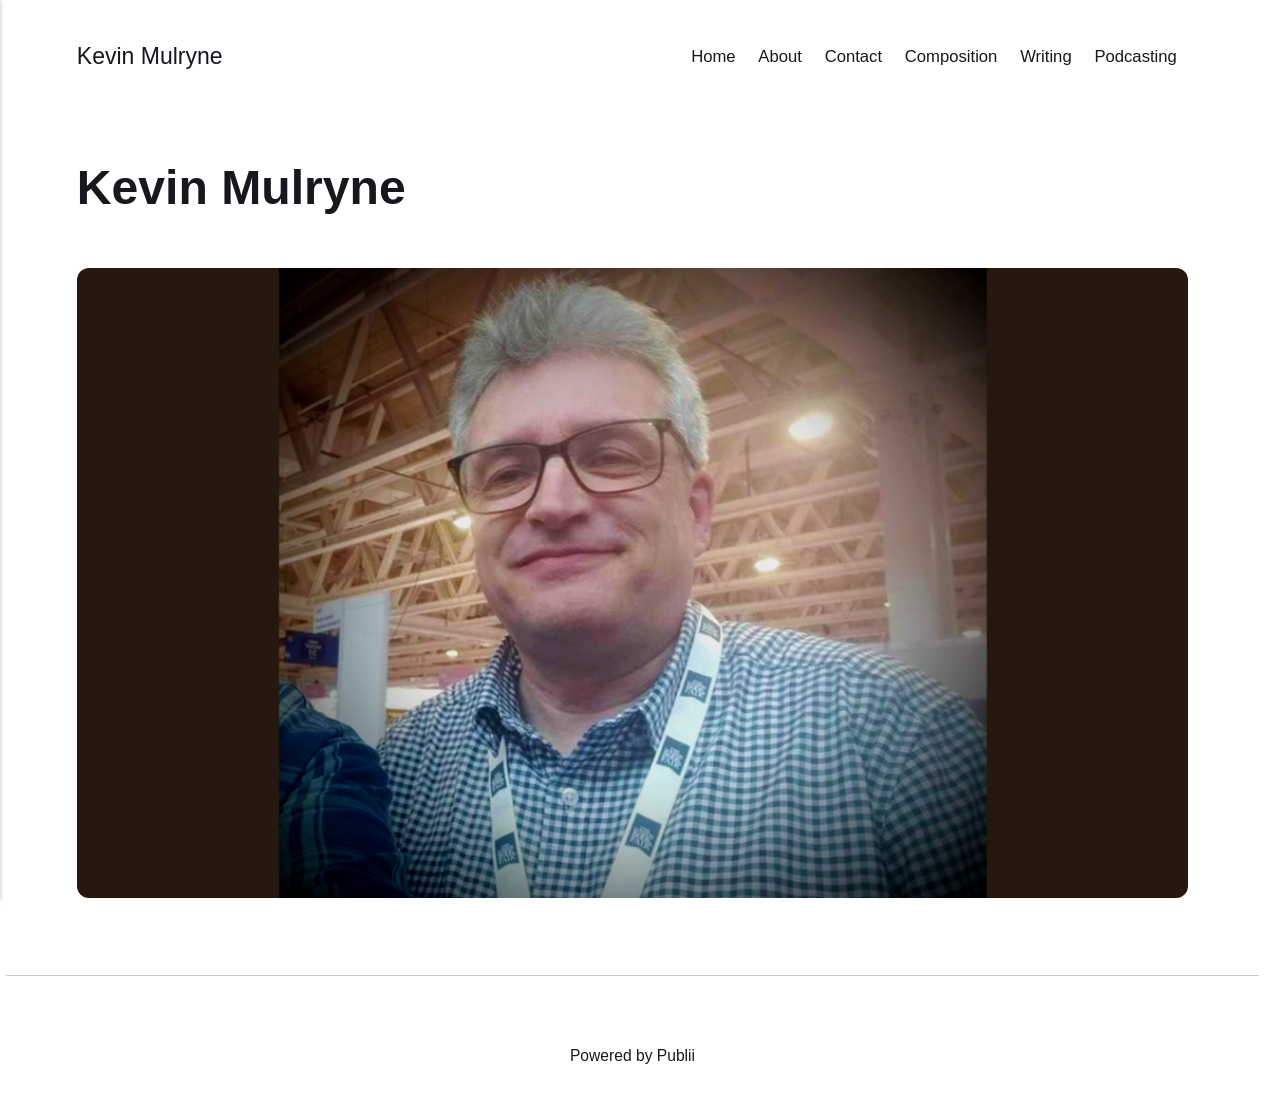
<file: index.html>
<!DOCTYPE html><html lang="en-gb"><head><meta charset="utf-8"><meta http-equiv="X-UA-Compatible" content="IE=edge"><meta name="viewport" content="width=device-width,initial-scale=1"><title>Kevin Mulryne</title><meta name="generator" content="Publii Open-Source CMS for Static Site"><link rel="canonical" href="https://kevinmulryne.github.io/kevinmulryne-website/"><link rel="alternate" type="application/atom+xml" href="https://kevinmulryne.github.io/kevinmulryne-website/feed.xml" title="Kevin Mulryne - RSS"><link rel="alternate" type="application/json" href="https://kevinmulryne.github.io/kevinmulryne-website/feed.json" title="Kevin Mulryne - JSON"><meta property="og:title" content="Kevin Mulryne"><meta property="og:site_name" content="Kevin Mulryne"><meta property="og:description" content=""><meta property="og:url" content="https://kevinmulryne.github.io/kevinmulryne-website/"><meta property="og:type" content="website"><link rel="stylesheet" href="https://kevinmulryne.github.io/kevinmulryne-website/assets/css/style.css?v&#x3D;05abe8b631a9ed0c5e373fdcfb91f7e6"><script type="application/ld+json">{"@context":"http://schema.org","@type":"Organization","name":"Kevin Mulryne","url":"https://kevinmulryne.github.io/kevinmulryne-website/"}</script><noscript><style>img[loading] {
                    opacity: 1;
                }</style></noscript></head><body class="home-template"><header class="top js-header"><a class="logo" href="https://kevinmulryne.github.io/kevinmulryne-website/">Kevin Mulryne</a><nav class="navbar js-navbar" aria-label="Main"><button class="navbar__toggle js-toggle" aria-label="Menu" aria-haspopup="true" aria-expanded="false"><span class="navbar__toggle-box"><span class="navbar__toggle-inner">Menu</span></span></button><ul class="navbar__menu"><li class="active"><a href="https://kevinmulryne.github.io/kevinmulryne-website/" target="_self">Home</a></li><li><a href="https://kevinmulryne.github.io/kevinmulryne-website/about/" target="_self">About</a></li><li><a href="https://kevinmulryne.github.io/kevinmulryne-website/contact/" target="_self">Contact</a></li><li><a href="https://kevinmulryne.github.io/kevinmulryne-website/composition/" target="_self">Composition</a></li><li><a href="https://kevinmulryne.github.io/kevinmulryne-website/writing/" target="_self">Writing</a></li><li><a href="https://kevinmulryne.github.io/kevinmulryne-website/podcasting/" target="_self">Podcasting</a></li></ul></nav></header><main><div class="hero"><header class="hero__content"><div class="wrapper"><h1>Kevin Mulryne</h1></div></header><figure class="hero__image"><div class="hero__image-wrapper"><img src="https://kevinmulryne.github.io/kevinmulryne-website/media/website/km2.png" srcset="https://kevinmulryne.github.io/kevinmulryne-website/media/website/responsive/km2-xs.png 640w, https://kevinmulryne.github.io/kevinmulryne-website/media/website/responsive/km2-sm.png 768w, https://kevinmulryne.github.io/kevinmulryne-website/media/website/responsive/km2-md.png 1024w, https://kevinmulryne.github.io/kevinmulryne-website/media/website/responsive/km2-lg.png 1366w, https://kevinmulryne.github.io/kevinmulryne-website/media/website/responsive/km2-xl.png 1600w, https://kevinmulryne.github.io/kevinmulryne-website/media/website/responsive/km2-2xl.png 1920w" sizes="88vw" loading="eager" width="2000" height="873" alt=""></div></figure></div><div class="wrapper feed"></div></main><footer class="footer"><div class="wrapper"><div class="footer__copyright"><p>Powered by Publii</p></div><button id="backToTop" class="footer__bttop" aria-label="Back to top" title="Back to top"><svg width="20" height="20"><use xlink:href="https://kevinmulryne.github.io/kevinmulryne-website/assets/svg/svg-map.svg#toparrow"/></svg></button></div></footer><script defer="defer" src="https://kevinmulryne.github.io/kevinmulryne-website/assets/js/scripts.min.js?v&#x3D;548663b90e1600fd2c2dd54433d04b71"></script><script>window.publiiThemeMenuConfig={mobileMenuMode:'sidebar',animationSpeed:300,submenuWidth: 'auto',doubleClickTime:500,mobileMenuExpandableSubmenus:true,relatedContainerForOverlayMenuSelector:'.top'};</script><script>var images = document.querySelectorAll('img[loading]');
        for (var i = 0; i < images.length; i++) {
            if (images[i].complete) {
                images[i].classList.add('is-loaded');
            } else {
                images[i].addEventListener('load', function () {
                    this.classList.add('is-loaded');
                }, false);
            }
        }</script></body></html>
</file>
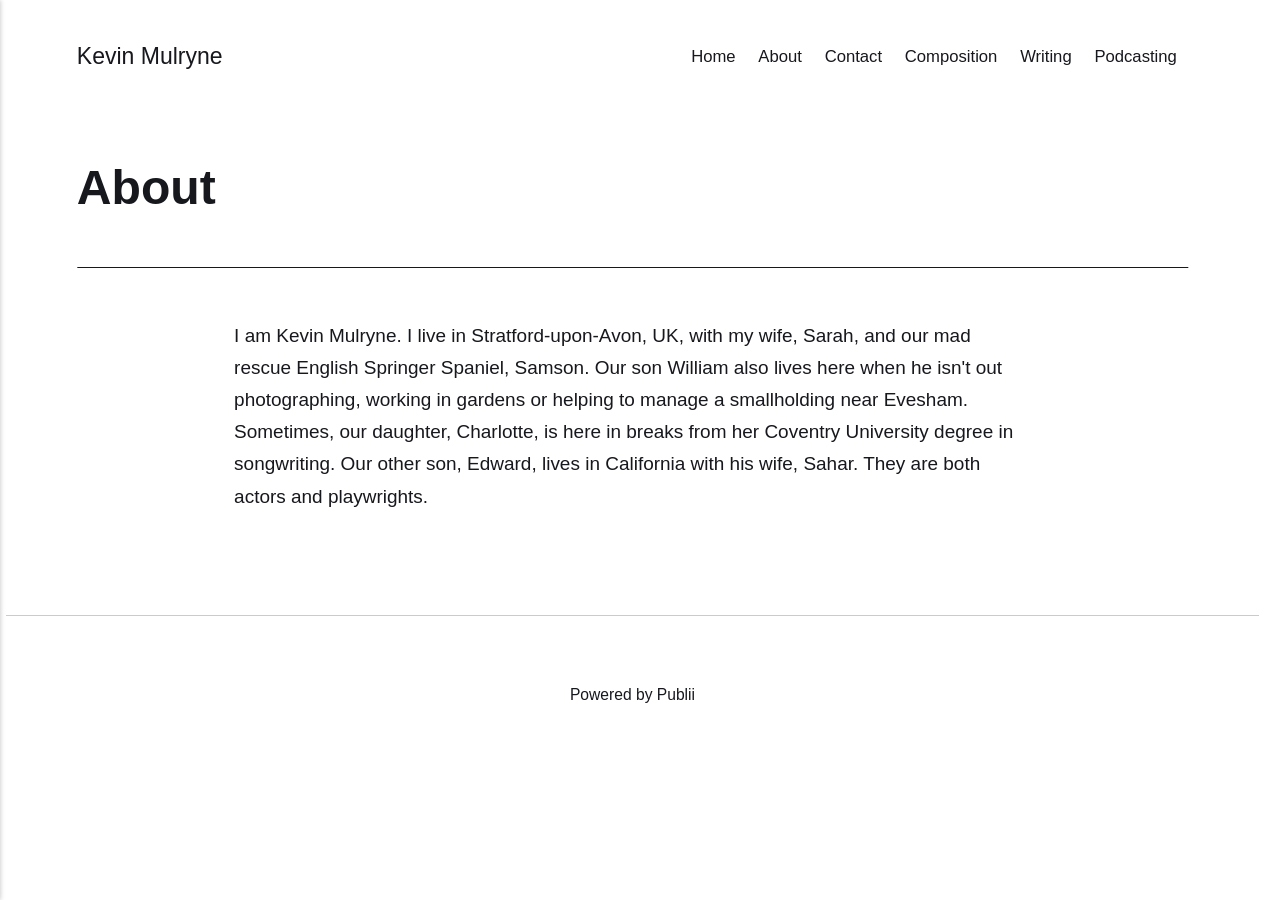
<file: about/index.html>
<!DOCTYPE html><html lang="en-gb"><head><meta charset="utf-8"><meta http-equiv="X-UA-Compatible" content="IE=edge"><meta name="viewport" content="width=device-width,initial-scale=1"><title>About - Kevin Mulryne</title><meta name="description" content="I am Kevin Mulryne. I live in Stratford-upon-Avon, UK, with my wife, Sarah, and our mad rescue English Springer Spaniel, Samson. Our son William also lives here when he isn&#x27;t out photographing, working in gardens or helping to manage a smallholding near Evesham. Sometimes, our&amp;hellip;"><meta name="generator" content="Publii Open-Source CMS for Static Site"><link rel="canonical" href="https://kevinmulryne.github.io/kevinmulryne-website/about/"><link rel="alternate" type="application/atom+xml" href="https://kevinmulryne.github.io/kevinmulryne-website/feed.xml" title="Kevin Mulryne - RSS"><link rel="alternate" type="application/json" href="https://kevinmulryne.github.io/kevinmulryne-website/feed.json" title="Kevin Mulryne - JSON"><meta property="og:title" content="About"><meta property="og:site_name" content="Kevin Mulryne"><meta property="og:description" content="I am Kevin Mulryne. I live in Stratford-upon-Avon, UK, with my wife, Sarah, and our mad rescue English Springer Spaniel, Samson. Our son William also lives here when he isn&#x27;t out photographing, working in gardens or helping to manage a smallholding near Evesham. Sometimes, our&amp;hellip;"><meta property="og:url" content="https://kevinmulryne.github.io/kevinmulryne-website/about/"><meta property="og:type" content="article"><link rel="stylesheet" href="https://kevinmulryne.github.io/kevinmulryne-website/assets/css/style.css?v&#x3D;05abe8b631a9ed0c5e373fdcfb91f7e6"><script type="application/ld+json">{"@context":"http://schema.org","@type":"Article","mainEntityOfPage":{"@type":"WebPage","@id":"https://kevinmulryne.github.io/kevinmulryne-website/about/"},"headline":"About","datePublished":"2019-04-23T19:57+01:00","dateModified":"2026-06-11T10:34+01:00","description":"I am Kevin Mulryne. I live in Stratford-upon-Avon, UK, with my wife, Sarah, and our mad rescue English Springer Spaniel, Samson. Our son William also lives here when he isn't out photographing, working in gardens or helping to manage a smallholding near Evesham. Sometimes, our&hellip;","author":{"@type":"Person","name":"kevinmulryne","url":"https://kevinmulryne.github.io/kevinmulryne-website/authors/kevinmulryne/"},"publisher":{"@type":"Organization","name":"kevinmulryne"}}</script><noscript><style>img[loading] {
                    opacity: 1;
                }</style></noscript></head><body class="page-template"><header class="top js-header"><a class="logo" href="https://kevinmulryne.github.io/kevinmulryne-website/">Kevin Mulryne</a><nav class="navbar js-navbar" aria-label="Main"><button class="navbar__toggle js-toggle" aria-label="Menu" aria-haspopup="true" aria-expanded="false"><span class="navbar__toggle-box"><span class="navbar__toggle-inner">Menu</span></span></button><ul class="navbar__menu"><li><a href="https://kevinmulryne.github.io/kevinmulryne-website/" target="_self">Home</a></li><li class="active"><a href="https://kevinmulryne.github.io/kevinmulryne-website/about/" target="_self">About</a></li><li><a href="https://kevinmulryne.github.io/kevinmulryne-website/contact/" target="_self">Contact</a></li><li><a href="https://kevinmulryne.github.io/kevinmulryne-website/composition/" target="_self">Composition</a></li><li><a href="https://kevinmulryne.github.io/kevinmulryne-website/writing/" target="_self">Writing</a></li><li><a href="https://kevinmulryne.github.io/kevinmulryne-website/podcasting/" target="_self">Podcasting</a></li></ul></nav></header><main class="page"><article class="content"><div class="hero hero--noimage"><header class="hero__content"><div class="wrapper"><h1>About</h1></div></header></div><div class="entry-wrapper content__entry"><p>I am Kevin Mulryne. I live in Stratford-upon-Avon, UK, with my wife, Sarah, and our mad rescue English Springer Spaniel, Samson. Our son William also lives here when he isn't out photographing, working in gardens or helping to manage a smallholding near Evesham. Sometimes, our daughter, Charlotte, is here in breaks from her Coventry University degree in songwriting. Our other son, Edward, lives in California with his wife, Sahar. They are both actors and playwrights.</p><p></p><ul class="wp-block-list"></ul><p></p></div></article></main><footer class="footer"><div class="wrapper"><div class="footer__copyright"><p>Powered by Publii</p></div><button id="backToTop" class="footer__bttop" aria-label="Back to top" title="Back to top"><svg width="20" height="20"><use xlink:href="https://kevinmulryne.github.io/kevinmulryne-website/assets/svg/svg-map.svg#toparrow"/></svg></button></div></footer><script defer="defer" src="https://kevinmulryne.github.io/kevinmulryne-website/assets/js/scripts.min.js?v&#x3D;548663b90e1600fd2c2dd54433d04b71"></script><script>window.publiiThemeMenuConfig={mobileMenuMode:'sidebar',animationSpeed:300,submenuWidth: 'auto',doubleClickTime:500,mobileMenuExpandableSubmenus:true,relatedContainerForOverlayMenuSelector:'.top'};</script><script>var images = document.querySelectorAll('img[loading]');
        for (var i = 0; i < images.length; i++) {
            if (images[i].complete) {
                images[i].classList.add('is-loaded');
            } else {
                images[i].addEventListener('load', function () {
                    this.classList.add('is-loaded');
                }, false);
            }
        }</script></body></html>
</file>
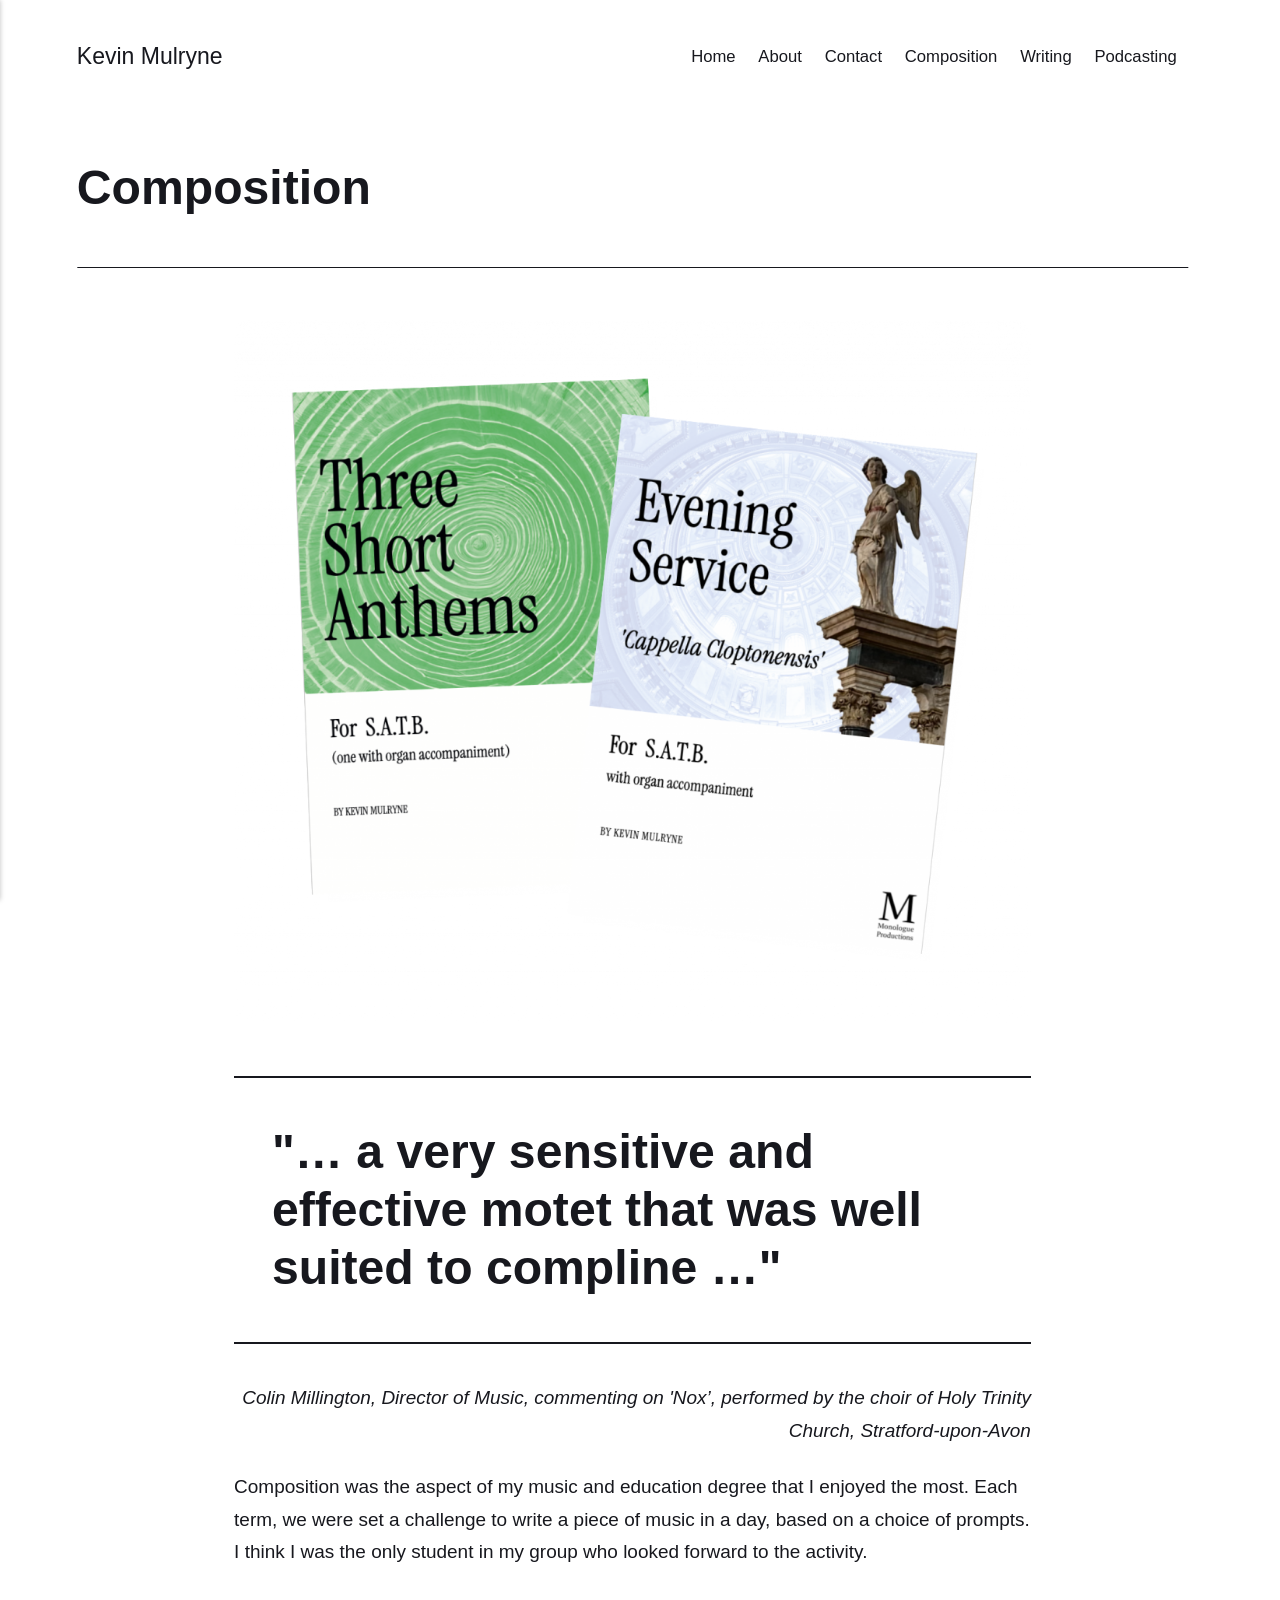
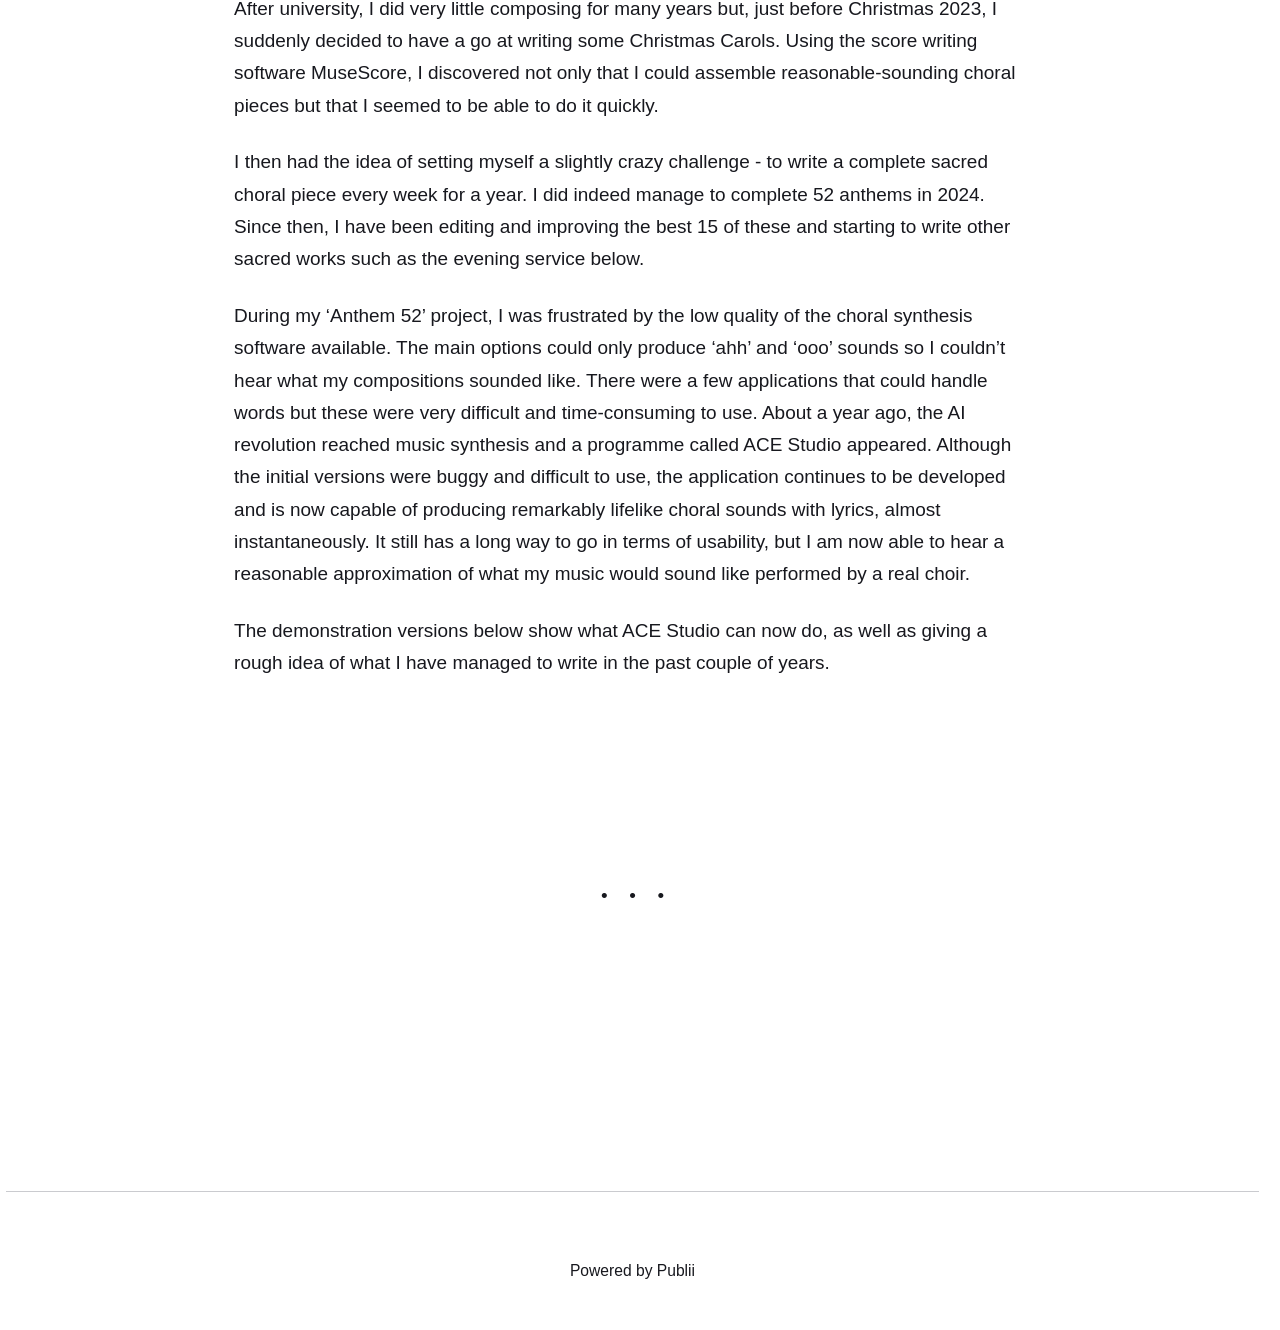
<file: composition/index.html>
<!DOCTYPE html><html lang="en-gb"><head><meta charset="utf-8"><meta http-equiv="X-UA-Compatible" content="IE=edge"><meta name="viewport" content="width=device-width,initial-scale=1"><title>Composition - Kevin Mulryne</title><meta name="description" content="&quot;… a very sensitive and effective motet that was well suited to compline …&quot; Colin Millington, Director of Music, commenting on &#x27;Nox’, performed by the choir of Holy Trinity Church, Stratford-upon-Avon Composition was the aspect of my music and education degree that I enjoyed the&amp;hellip;"><meta name="generator" content="Publii Open-Source CMS for Static Site"><link rel="canonical" href="https://kevinmulryne.github.io/kevinmulryne-website/composition/"><link rel="alternate" type="application/atom+xml" href="https://kevinmulryne.github.io/kevinmulryne-website/feed.xml" title="Kevin Mulryne - RSS"><link rel="alternate" type="application/json" href="https://kevinmulryne.github.io/kevinmulryne-website/feed.json" title="Kevin Mulryne - JSON"><meta property="og:title" content="Composition"><meta property="og:site_name" content="Kevin Mulryne"><meta property="og:description" content="&quot;… a very sensitive and effective motet that was well suited to compline …&quot; Colin Millington, Director of Music, commenting on &#x27;Nox’, performed by the choir of Holy Trinity Church, Stratford-upon-Avon Composition was the aspect of my music and education degree that I enjoyed the&amp;hellip;"><meta property="og:url" content="https://kevinmulryne.github.io/kevinmulryne-website/composition/"><meta property="og:type" content="article"><link rel="stylesheet" href="https://kevinmulryne.github.io/kevinmulryne-website/assets/css/style.css?v&#x3D;05abe8b631a9ed0c5e373fdcfb91f7e6"><script type="application/ld+json">{"@context":"http://schema.org","@type":"Article","mainEntityOfPage":{"@type":"WebPage","@id":"https://kevinmulryne.github.io/kevinmulryne-website/composition/"},"headline":"Composition","datePublished":"2025-12-26T18:51+00:00","dateModified":"2026-10-28T14:23+00:00","description":"\"… a very sensitive and effective motet that was well suited to compline …\" Colin Millington, Director of Music, commenting on 'Nox’, performed by the choir of Holy Trinity Church, Stratford-upon-Avon Composition was the aspect of my music and education degree that I enjoyed the&hellip;","author":{"@type":"Person","name":"kevinmulryne","url":"https://kevinmulryne.github.io/kevinmulryne-website/authors/kevinmulryne/"},"publisher":{"@type":"Organization","name":"kevinmulryne"}}</script><noscript><style>img[loading] {
                    opacity: 1;
                }</style></noscript></head><body class="page-template"><header class="top js-header"><a class="logo" href="https://kevinmulryne.github.io/kevinmulryne-website/">Kevin Mulryne</a><nav class="navbar js-navbar" aria-label="Main"><button class="navbar__toggle js-toggle" aria-label="Menu" aria-haspopup="true" aria-expanded="false"><span class="navbar__toggle-box"><span class="navbar__toggle-inner">Menu</span></span></button><ul class="navbar__menu"><li><a href="https://kevinmulryne.github.io/kevinmulryne-website/" target="_self">Home</a></li><li><a href="https://kevinmulryne.github.io/kevinmulryne-website/about/" target="_self">About</a></li><li><a href="https://kevinmulryne.github.io/kevinmulryne-website/contact/" target="_self">Contact</a></li><li class="active"><a href="https://kevinmulryne.github.io/kevinmulryne-website/composition/" target="_self">Composition</a></li><li><a href="https://kevinmulryne.github.io/kevinmulryne-website/writing/" target="_self">Writing</a></li><li><a href="https://kevinmulryne.github.io/kevinmulryne-website/podcasting/" target="_self">Podcasting</a></li></ul></nav></header><main class="page"><article class="content"><div class="hero hero--noimage"><header class="hero__content"><div class="wrapper"><h1>Composition</h1></div></header></div><div class="entry-wrapper content__entry"><figure class="post__image"><img loading="lazy" src="https://kevinmulryne.github.io/kevinmulryne-website/media/posts/29/example-scores-1-1024x905.png" alt="" sizes="(max-width: 1920px) 100vw, 1920px" srcset="https://kevinmulryne.github.io/kevinmulryne-website/media/posts/29/responsive/example-scores-1-1024x905-xs.png 640w, https://kevinmulryne.github.io/kevinmulryne-website/media/posts/29/responsive/example-scores-1-1024x905-sm.png 768w, https://kevinmulryne.github.io/kevinmulryne-website/media/posts/29/responsive/example-scores-1-1024x905-md.png 1024w, https://kevinmulryne.github.io/kevinmulryne-website/media/posts/29/responsive/example-scores-1-1024x905-lg.png 1366w, https://kevinmulryne.github.io/kevinmulryne-website/media/posts/29/responsive/example-scores-1-1024x905-xl.png 1600w, https://kevinmulryne.github.io/kevinmulryne-website/media/posts/29/responsive/example-scores-1-1024x905-2xl.png 1920w"></figure><blockquote class="wp-block-quote"><h1>"… a very sensitive and effective motet that was well suited to compline …"</h1></blockquote><p class="has-small-font-size align-right"><em>Colin Millington, Director of Music, commenting on 'Nox’, performed by the choir of Holy Trinity Church, Stratford-upon-Avon</em></p><p>Composition was the aspect of my music and education degree that I enjoyed the most. Each term, we were set a challenge to write a piece of music in a day, based on a choice of prompts. I think I was the only student in my group who looked forward to the activity.</p><p>After university, I did very little composing for many years but, just before Christmas 2023, I suddenly decided to have a go at writing some Christmas Carols. Using the score writing software MuseScore, I discovered not only that I could assemble reasonable-sounding choral pieces but that I seemed to be able to do it quickly.</p><p>I then had the idea of setting myself a slightly crazy challenge - to write a complete sacred choral piece every week for a year. I did indeed manage to complete 52 anthems in 2024. Since then, I have been editing and improving the best 15 of these and starting to write other sacred works such as the evening service below.</p><p>During my ‘Anthem 52’ project, I was frustrated by the low quality of the choral synthesis software available. The main options could only produce ‘ahh’ and ‘ooo’ sounds so I couldn’t hear what my compositions sounded like. There were a few applications that could handle words but these were very difficult and time-consuming to use. About a year ago, the AI revolution reached music synthesis and a programme called ACE Studio appeared. Although the initial versions were buggy and difficult to use, the application continues to be developed and is now capable of producing remarkably lifelike choral sounds with lyrics, almost instantaneously. It still has a long way to go in terms of usability, but I am now able to hear a reasonable approximation of what my music would sound like performed by a real choir.</p><p>The demonstration versions below show what ACE Studio can now do, as well as giving a rough idea of what I have managed to write in the past couple of years.</p><div style="text-align: center;"><div class="post__iframe"><iframe loading="lazy" style="border: 0; width: 100%; height: 120px;" src="https://bandcamp.com/EmbeddedPlayer/album=3388415851/size=large/bgcol=333333/linkcol=0f91ff/tracklist=false/artwork=small/transparent=true/" seamless=""><a href="https://kevinmulryne.bandcamp.com/album/christmas-carol-demos">Christmas Carol DEMOS by Kevin Mulryne</a></iframe></div></div><hr class="separator"><div style="text-align: center;"><div class="post__iframe"><iframe loading="lazy" style="border: 0; width: 100%; height: 120px;" src="https://bandcamp.com/EmbeddedPlayer/album=4193179364/size=large/bgcol=333333/linkcol=0f91ff/tracklist=false/artwork=small/transparent=true/" seamless=""><a href="https://kevinmulryne.bandcamp.com/album/demo-magnificat-and-nunc-dimitis-capella-cloptonensis">DEMO - Magnificat and Nunc Dimitis - &#39;Capella Cloptonensis&#39; by Kevin Mulryne</a></iframe></div></div></div></article></main><footer class="footer"><div class="wrapper"><div class="footer__copyright"><p>Powered by Publii</p></div><button id="backToTop" class="footer__bttop" aria-label="Back to top" title="Back to top"><svg width="20" height="20"><use xlink:href="https://kevinmulryne.github.io/kevinmulryne-website/assets/svg/svg-map.svg#toparrow"/></svg></button></div></footer><script defer="defer" src="https://kevinmulryne.github.io/kevinmulryne-website/assets/js/scripts.min.js?v&#x3D;548663b90e1600fd2c2dd54433d04b71"></script><script>window.publiiThemeMenuConfig={mobileMenuMode:'sidebar',animationSpeed:300,submenuWidth: 'auto',doubleClickTime:500,mobileMenuExpandableSubmenus:true,relatedContainerForOverlayMenuSelector:'.top'};</script><script>var images = document.querySelectorAll('img[loading]');
        for (var i = 0; i < images.length; i++) {
            if (images[i].complete) {
                images[i].classList.add('is-loaded');
            } else {
                images[i].addEventListener('load', function () {
                    this.classList.add('is-loaded');
                }, false);
            }
        }</script></body></html>
</file>
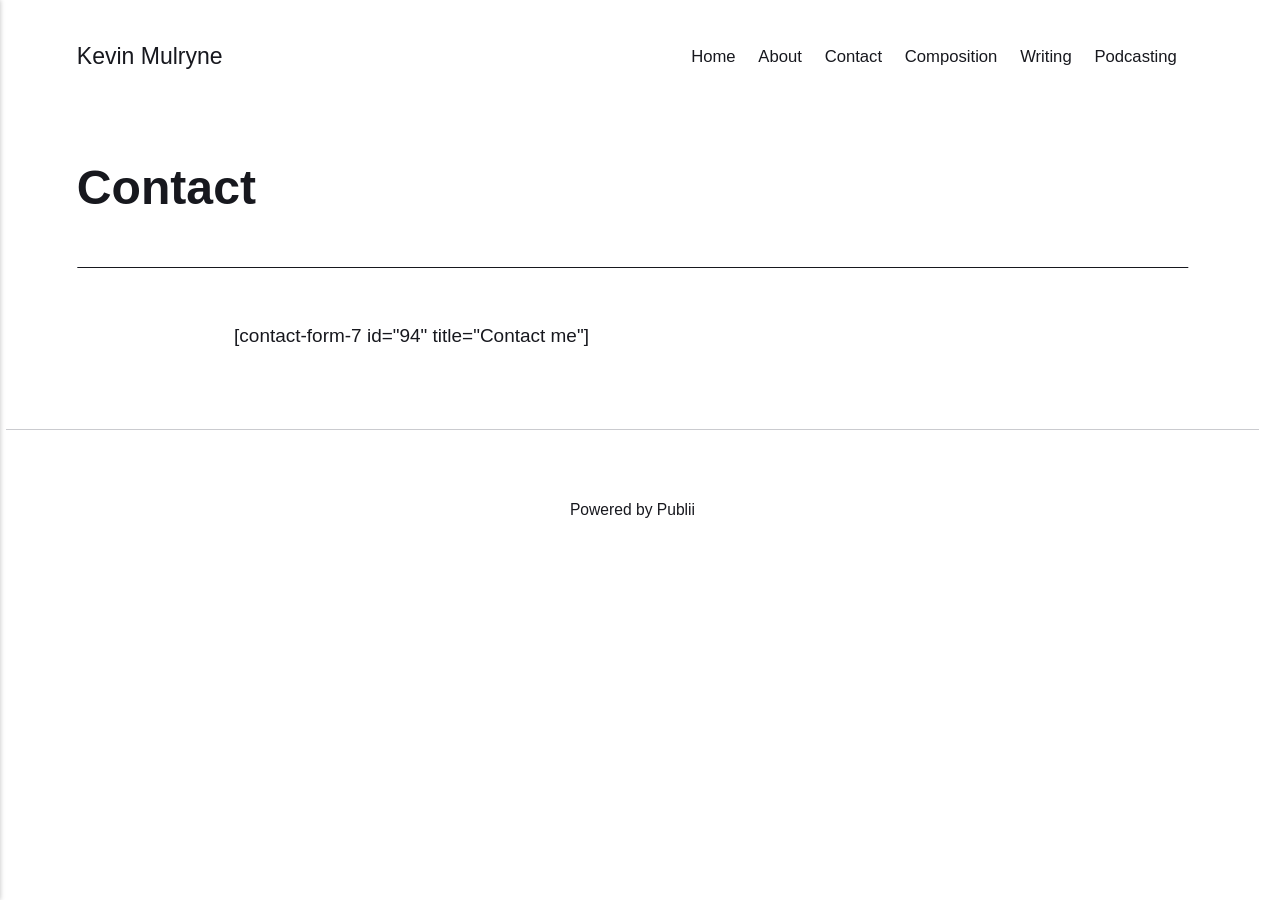
<file: contact/index.html>
<!DOCTYPE html><html lang="en-gb"><head><meta charset="utf-8"><meta http-equiv="X-UA-Compatible" content="IE=edge"><meta name="viewport" content="width=device-width,initial-scale=1"><title>Contact - Kevin Mulryne</title><meta name="description" content="[contact-form-7 id&#x3D;&quot;94&quot; title&#x3D;&quot;Contact me&quot;]"><meta name="generator" content="Publii Open-Source CMS for Static Site"><link rel="canonical" href="https://kevinmulryne.github.io/kevinmulryne-website/contact/"><link rel="alternate" type="application/atom+xml" href="https://kevinmulryne.github.io/kevinmulryne-website/feed.xml" title="Kevin Mulryne - RSS"><link rel="alternate" type="application/json" href="https://kevinmulryne.github.io/kevinmulryne-website/feed.json" title="Kevin Mulryne - JSON"><meta property="og:title" content="Contact"><meta property="og:site_name" content="Kevin Mulryne"><meta property="og:description" content="[contact-form-7 id&#x3D;&quot;94&quot; title&#x3D;&quot;Contact me&quot;]"><meta property="og:url" content="https://kevinmulryne.github.io/kevinmulryne-website/contact/"><meta property="og:type" content="article"><link rel="stylesheet" href="https://kevinmulryne.github.io/kevinmulryne-website/assets/css/style.css?v&#x3D;05abe8b631a9ed0c5e373fdcfb91f7e6"><script type="application/ld+json">{"@context":"http://schema.org","@type":"Article","mainEntityOfPage":{"@type":"WebPage","@id":"https://kevinmulryne.github.io/kevinmulryne-website/contact/"},"headline":"Contact","datePublished":"2019-04-23T19:57+01:00","dateModified":"2019-06-11T23:01+01:00","description":"[contact-form-7 id=\"94\" title=\"Contact me\"]","author":{"@type":"Person","name":"kevinmulryne","url":"https://kevinmulryne.github.io/kevinmulryne-website/authors/kevinmulryne/"},"publisher":{"@type":"Organization","name":"kevinmulryne"}}</script><noscript><style>img[loading] {
                    opacity: 1;
                }</style></noscript></head><body class="page-template"><header class="top js-header"><a class="logo" href="https://kevinmulryne.github.io/kevinmulryne-website/">Kevin Mulryne</a><nav class="navbar js-navbar" aria-label="Main"><button class="navbar__toggle js-toggle" aria-label="Menu" aria-haspopup="true" aria-expanded="false"><span class="navbar__toggle-box"><span class="navbar__toggle-inner">Menu</span></span></button><ul class="navbar__menu"><li><a href="https://kevinmulryne.github.io/kevinmulryne-website/" target="_self">Home</a></li><li><a href="https://kevinmulryne.github.io/kevinmulryne-website/about/" target="_self">About</a></li><li class="active"><a href="https://kevinmulryne.github.io/kevinmulryne-website/contact/" target="_self">Contact</a></li><li><a href="https://kevinmulryne.github.io/kevinmulryne-website/composition/" target="_self">Composition</a></li><li><a href="https://kevinmulryne.github.io/kevinmulryne-website/writing/" target="_self">Writing</a></li><li><a href="https://kevinmulryne.github.io/kevinmulryne-website/podcasting/" target="_self">Podcasting</a></li></ul></nav></header><main class="page"><article class="content"><div class="hero hero--noimage"><header class="hero__content"><div class="wrapper"><h1>Contact</h1></div></header></div><div class="entry-wrapper content__entry">[contact-form-7 id="94" title="Contact me"]</div></article></main><footer class="footer"><div class="wrapper"><div class="footer__copyright"><p>Powered by Publii</p></div><button id="backToTop" class="footer__bttop" aria-label="Back to top" title="Back to top"><svg width="20" height="20"><use xlink:href="https://kevinmulryne.github.io/kevinmulryne-website/assets/svg/svg-map.svg#toparrow"/></svg></button></div></footer><script defer="defer" src="https://kevinmulryne.github.io/kevinmulryne-website/assets/js/scripts.min.js?v&#x3D;548663b90e1600fd2c2dd54433d04b71"></script><script>window.publiiThemeMenuConfig={mobileMenuMode:'sidebar',animationSpeed:300,submenuWidth: 'auto',doubleClickTime:500,mobileMenuExpandableSubmenus:true,relatedContainerForOverlayMenuSelector:'.top'};</script><script>var images = document.querySelectorAll('img[loading]');
        for (var i = 0; i < images.length; i++) {
            if (images[i].complete) {
                images[i].classList.add('is-loaded');
            } else {
                images[i].addEventListener('load', function () {
                    this.classList.add('is-loaded');
                }, false);
            }
        }</script></body></html>
</file>
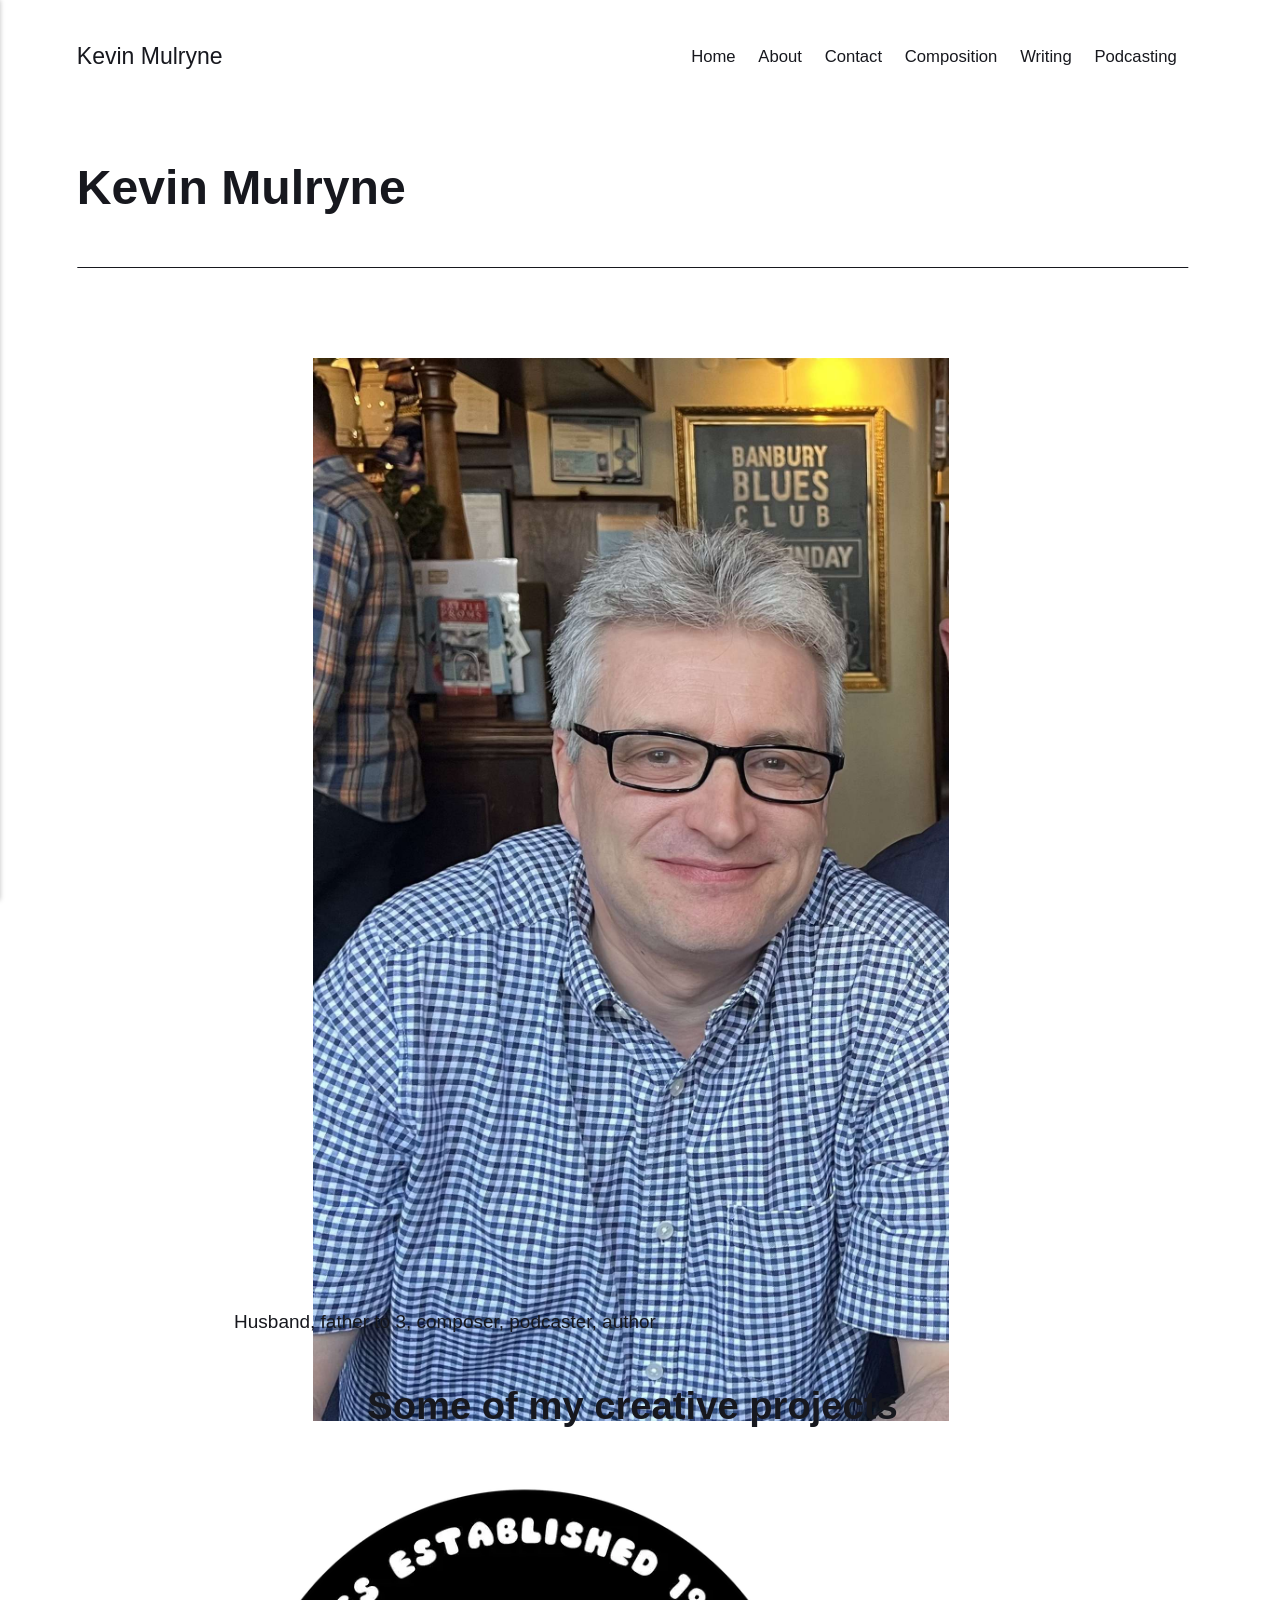
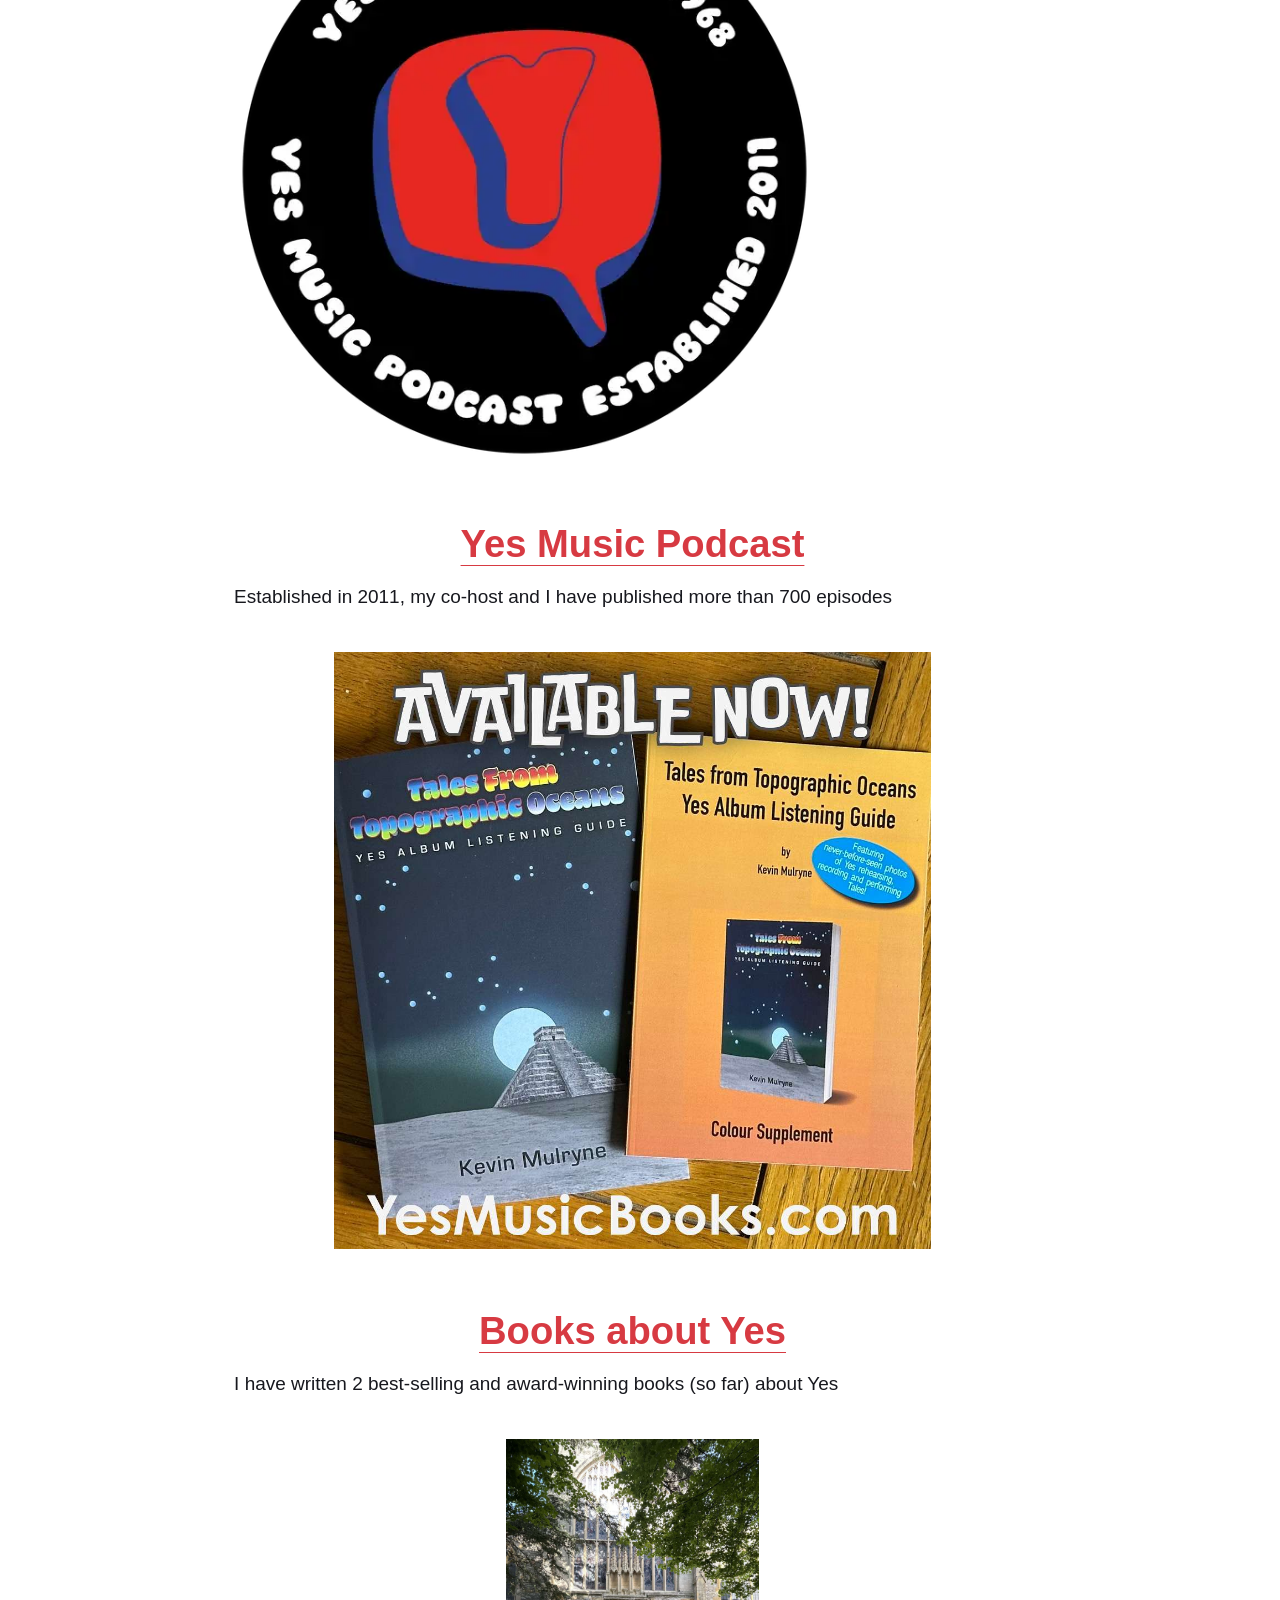
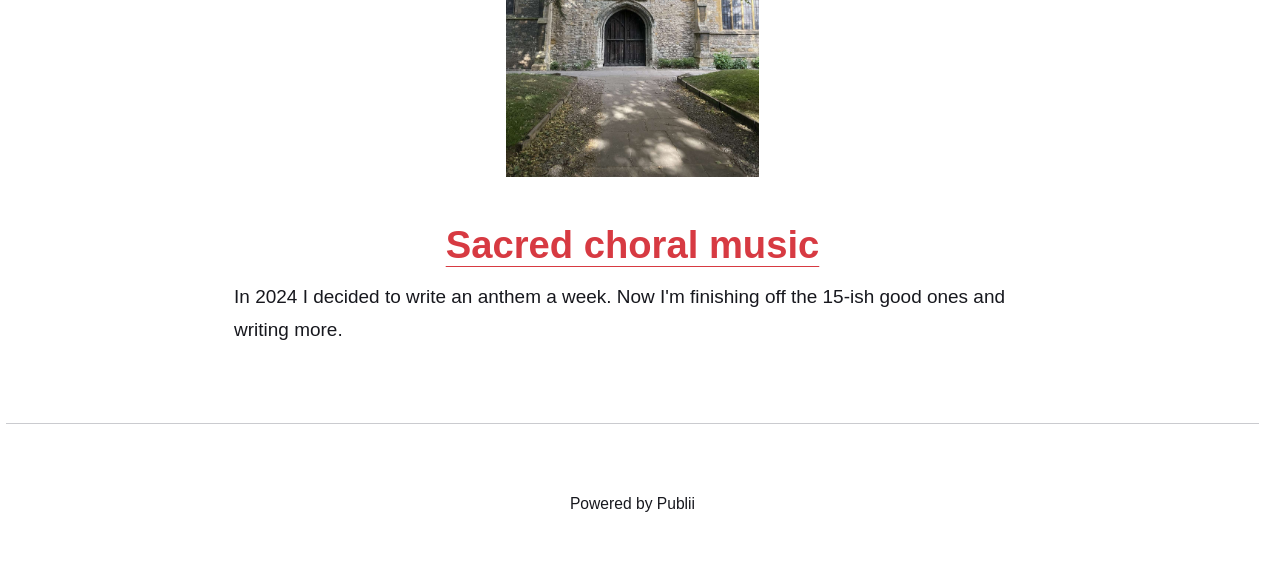
<file: mesmerize/index.html>
<!DOCTYPE html><html lang="en-gb"><head><meta charset="utf-8"><meta http-equiv="X-UA-Compatible" content="IE=edge"><meta name="viewport" content="width=device-width,initial-scale=1"><title>Kevin Mulryne</title><meta name="description" content="Husband, father to 3, composer, podcaster, author Established in 2011, my co-host and I have published more than 700 episodes I have written 2 best-selling and award-winning books (so far) about Yes In 2024 I decided to write an anthem a week. Now I&#x27;m finishing&amp;hellip;"><meta name="generator" content="Publii Open-Source CMS for Static Site"><link rel="canonical" href="https://kevinmulryne.github.io/kevinmulryne-website/mesmerize/"><link rel="alternate" type="application/atom+xml" href="https://kevinmulryne.github.io/kevinmulryne-website/feed.xml" title="Kevin Mulryne - RSS"><link rel="alternate" type="application/json" href="https://kevinmulryne.github.io/kevinmulryne-website/feed.json" title="Kevin Mulryne - JSON"><meta property="og:title" content="Kevin Mulryne"><meta property="og:site_name" content="Kevin Mulryne"><meta property="og:description" content="Husband, father to 3, composer, podcaster, author Established in 2011, my co-host and I have published more than 700 episodes I have written 2 best-selling and award-winning books (so far) about Yes In 2024 I decided to write an anthem a week. Now I&#x27;m finishing&amp;hellip;"><meta property="og:url" content="https://kevinmulryne.github.io/kevinmulryne-website/mesmerize/"><meta property="og:type" content="article"><link rel="stylesheet" href="https://kevinmulryne.github.io/kevinmulryne-website/assets/css/style.css?v&#x3D;05abe8b631a9ed0c5e373fdcfb91f7e6"><script type="application/ld+json">{"@context":"http://schema.org","@type":"Article","mainEntityOfPage":{"@type":"WebPage","@id":"https://kevinmulryne.github.io/kevinmulryne-website/mesmerize/"},"headline":"Kevin Mulryne","datePublished":"2019-04-25T22:13+01:00","dateModified":"2026-06-16T14:21+01:00","description":"Husband, father to 3, composer, podcaster, author Established in 2011, my co-host and I have published more than 700 episodes I have written 2 best-selling and award-winning books (so far) about Yes In 2024 I decided to write an anthem a week. Now I'm finishing&hellip;","author":{"@type":"Person","name":"kevinmulryne","url":"https://kevinmulryne.github.io/kevinmulryne-website/authors/kevinmulryne/"},"publisher":{"@type":"Organization","name":"kevinmulryne"}}</script><noscript><style>img[loading] {
                    opacity: 1;
                }</style></noscript></head><body class="page-template"><header class="top js-header"><a class="logo" href="https://kevinmulryne.github.io/kevinmulryne-website/">Kevin Mulryne</a><nav class="navbar js-navbar" aria-label="Main"><button class="navbar__toggle js-toggle" aria-label="Menu" aria-haspopup="true" aria-expanded="false"><span class="navbar__toggle-box"><span class="navbar__toggle-inner">Menu</span></span></button><ul class="navbar__menu"><li><a href="https://kevinmulryne.github.io/kevinmulryne-website/" target="_self">Home</a></li><li><a href="https://kevinmulryne.github.io/kevinmulryne-website/about/" target="_self">About</a></li><li><a href="https://kevinmulryne.github.io/kevinmulryne-website/contact/" target="_self">Contact</a></li><li><a href="https://kevinmulryne.github.io/kevinmulryne-website/composition/" target="_self">Composition</a></li><li><a href="https://kevinmulryne.github.io/kevinmulryne-website/writing/" target="_self">Writing</a></li><li><a href="https://kevinmulryne.github.io/kevinmulryne-website/podcasting/" target="_self">Podcasting</a></li></ul></nav></header><main class="page"><article class="content"><div class="hero hero--noimage"><header class="hero__content"><div class="wrapper"><h1>Kevin Mulryne</h1></div></header></div><div class="entry-wrapper content__entry"><div class="wp-block-group alignfull is-style-section-1" style="margin-top:0;margin-bottom:0;padding-top:var(--wp--preset--spacing--80);padding-bottom:var(--wp--preset--spacing--80)"><div class="wp-block-columns alignwide"><div class="wp-block-column" style="padding-right:var(--wp--preset--spacing--50);flex-basis:45%"><figure class="post__image has-border-color"><img loading="lazy" src="https://kevinmulryne.github.io/kevinmulryne-website/media/posts/27/IMG_7430-1-edited.jpeg" alt="" style="border-color:#353535;border-width:9px;border-top-left-radius:4px;border-top-right-radius:4px;border-bottom-left-radius:4px;border-bottom-right-radius:4px;aspect-ratio:3/4;object-fit:contain;object-position:49% 48%" sizes="(max-width: 1920px) 100vw, 1920px" srcset="https://kevinmulryne.github.io/kevinmulryne-website/media/posts/27/responsive/IMG_7430-1-edited-xs.jpeg 640w, https://kevinmulryne.github.io/kevinmulryne-website/media/posts/27/responsive/IMG_7430-1-edited-sm.jpeg 768w, https://kevinmulryne.github.io/kevinmulryne-website/media/posts/27/responsive/IMG_7430-1-edited-md.jpeg 1024w, https://kevinmulryne.github.io/kevinmulryne-website/media/posts/27/responsive/IMG_7430-1-edited-lg.jpeg 1366w, https://kevinmulryne.github.io/kevinmulryne-website/media/posts/27/responsive/IMG_7430-1-edited-xl.jpeg 1600w, https://kevinmulryne.github.io/kevinmulryne-website/media/posts/27/responsive/IMG_7430-1-edited-2xl.jpeg 1920w"></figure><div class="wp-block-group" style="margin-top:-12vw"></div></div><div class="wp-block-column is-vertically-aligned-center" style="padding-right:0;padding-left:0;flex-basis:50%"><p class="is-style-text-subtitle">Husband, father to 3, composer, podcaster, author</p></div></div></div><div class="wp-block-group alignfull" style="margin-top:0;margin-bottom:0;padding-top:var(--wp--preset--spacing--50);padding-bottom:var(--wp--preset--spacing--50)"><h2 class="wp-block-heading align-center alignwide">Some of my creative projects</h2><div class="wp-block-columns alignwide"><div class="wp-block-column"><figure class="post__image"><img loading="lazy" src="https://kevinmulryne.github.io/kevinmulryne-website/media/posts/27/IMG_4262.webp" alt="" style="aspect-ratio:4/3;object-fit:contain" sizes="(max-width: 1920px) 100vw, 1920px" srcset="https://kevinmulryne.github.io/kevinmulryne-website/media/posts/27/responsive/IMG_4262-xs.webp 640w, https://kevinmulryne.github.io/kevinmulryne-website/media/posts/27/responsive/IMG_4262-sm.webp 768w, https://kevinmulryne.github.io/kevinmulryne-website/media/posts/27/responsive/IMG_4262-md.webp 1024w, https://kevinmulryne.github.io/kevinmulryne-website/media/posts/27/responsive/IMG_4262-lg.webp 1366w, https://kevinmulryne.github.io/kevinmulryne-website/media/posts/27/responsive/IMG_4262-xl.webp 1600w, https://kevinmulryne.github.io/kevinmulryne-website/media/posts/27/responsive/IMG_4262-2xl.webp 1920w"></figure><h2 class="wp-block-heading align-center"><strong><a href="https://kevinmulryne.github.io/kevinmulryne-website/podcasting/" title="Podcasting">Yes Music Podcast</a></strong></h2><p class="has-medium-font-size">Established in 2011, my co-host and I have published more than 700 episodes</p></div><div class="wp-block-column"><figure class="post__image"><img loading="lazy" src="https://kevinmulryne.github.io/kevinmulryne-website/media/posts/27/ED89C130-5BD5-4C5C-9FD4-D2BD2DD4C18F.jpeg" alt="" style="border-top-left-radius:0px;border-top-right-radius:0px;border-bottom-left-radius:0px;border-bottom-right-radius:0px;aspect-ratio:4/3;object-fit:contain" sizes="(max-width: 1920px) 100vw, 1920px" srcset="https://kevinmulryne.github.io/kevinmulryne-website/media/posts/27/responsive/ED89C130-5BD5-4C5C-9FD4-D2BD2DD4C18F-xs.jpeg 640w, https://kevinmulryne.github.io/kevinmulryne-website/media/posts/27/responsive/ED89C130-5BD5-4C5C-9FD4-D2BD2DD4C18F-sm.jpeg 768w, https://kevinmulryne.github.io/kevinmulryne-website/media/posts/27/responsive/ED89C130-5BD5-4C5C-9FD4-D2BD2DD4C18F-md.jpeg 1024w, https://kevinmulryne.github.io/kevinmulryne-website/media/posts/27/responsive/ED89C130-5BD5-4C5C-9FD4-D2BD2DD4C18F-lg.jpeg 1366w, https://kevinmulryne.github.io/kevinmulryne-website/media/posts/27/responsive/ED89C130-5BD5-4C5C-9FD4-D2BD2DD4C18F-xl.jpeg 1600w, https://kevinmulryne.github.io/kevinmulryne-website/media/posts/27/responsive/ED89C130-5BD5-4C5C-9FD4-D2BD2DD4C18F-2xl.jpeg 1920w"></figure><h2 class="wp-block-heading align-center"><strong><a href="https://kevinmulryne.github.io/kevinmulryne-website/writing/" title="Writing">Books about Yes</a></strong></h2><p class="has-medium-font-size">I have written 2 best-selling and award-winning books (so far) about Yes</p></div><div class="wp-block-column"><a href="https://kevinmulryne.github.io/kevinmulryne-website/composition/"><figure class="post__image post__image--center"><img loading="lazy" src="https://kevinmulryne.github.io/kevinmulryne-website/media/posts/27/IMG_3800-scaled.jpeg" alt="" style="border-top-left-radius:20px;border-top-right-radius:20px;border-bottom-left-radius:20px;border-bottom-right-radius:20px;aspect-ratio:4/3;object-fit:contain;width:450px" sizes="(max-width: 1920px) 100vw, 1920px" srcset="https://kevinmulryne.github.io/kevinmulryne-website/media/posts/27/responsive/IMG_3800-scaled-xs.jpeg 640w, https://kevinmulryne.github.io/kevinmulryne-website/media/posts/27/responsive/IMG_3800-scaled-sm.jpeg 768w, https://kevinmulryne.github.io/kevinmulryne-website/media/posts/27/responsive/IMG_3800-scaled-md.jpeg 1024w, https://kevinmulryne.github.io/kevinmulryne-website/media/posts/27/responsive/IMG_3800-scaled-lg.jpeg 1366w, https://kevinmulryne.github.io/kevinmulryne-website/media/posts/27/responsive/IMG_3800-scaled-xl.jpeg 1600w, https://kevinmulryne.github.io/kevinmulryne-website/media/posts/27/responsive/IMG_3800-scaled-2xl.jpeg 1920w"></figure></a><h2 class="wp-block-heading align-center"><a href="https://kevinmulryne.github.io/kevinmulryne-website/composition/" title="Composition"><strong>Sacred choral music</strong></a></h2><p class="has-medium-font-size">In 2024 I decided to write an anthem a week. Now I'm finishing off the 15-ish good ones and writing more.</p></div></div></div><div class="wp-block-group alignfull" style="margin-top:0;margin-bottom:0;padding-top:var(--wp--preset--spacing--60);padding-bottom:var(--wp--preset--spacing--60)"><div style="height:var(--wp--preset--spacing--40)" aria-hidden="true" class="wp-block-spacer"></div></div><aside class="wp-block-group alignfull is-style-section-3" style="margin-top:0;margin-bottom:0;padding-top:var(--wp--preset--spacing--50);padding-right:var(--wp--preset--spacing--50);padding-bottom:var(--wp--preset--spacing--50);padding-left:var(--wp--preset--spacing--50)"></aside></div></article></main><footer class="footer"><div class="wrapper"><div class="footer__copyright"><p>Powered by Publii</p></div><button id="backToTop" class="footer__bttop" aria-label="Back to top" title="Back to top"><svg width="20" height="20"><use xlink:href="https://kevinmulryne.github.io/kevinmulryne-website/assets/svg/svg-map.svg#toparrow"/></svg></button></div></footer><script defer="defer" src="https://kevinmulryne.github.io/kevinmulryne-website/assets/js/scripts.min.js?v&#x3D;548663b90e1600fd2c2dd54433d04b71"></script><script>window.publiiThemeMenuConfig={mobileMenuMode:'sidebar',animationSpeed:300,submenuWidth: 'auto',doubleClickTime:500,mobileMenuExpandableSubmenus:true,relatedContainerForOverlayMenuSelector:'.top'};</script><script>var images = document.querySelectorAll('img[loading]');
        for (var i = 0; i < images.length; i++) {
            if (images[i].complete) {
                images[i].classList.add('is-loaded');
            } else {
                images[i].addEventListener('load', function () {
                    this.classList.add('is-loaded');
                }, false);
            }
        }</script></body></html>
</file>
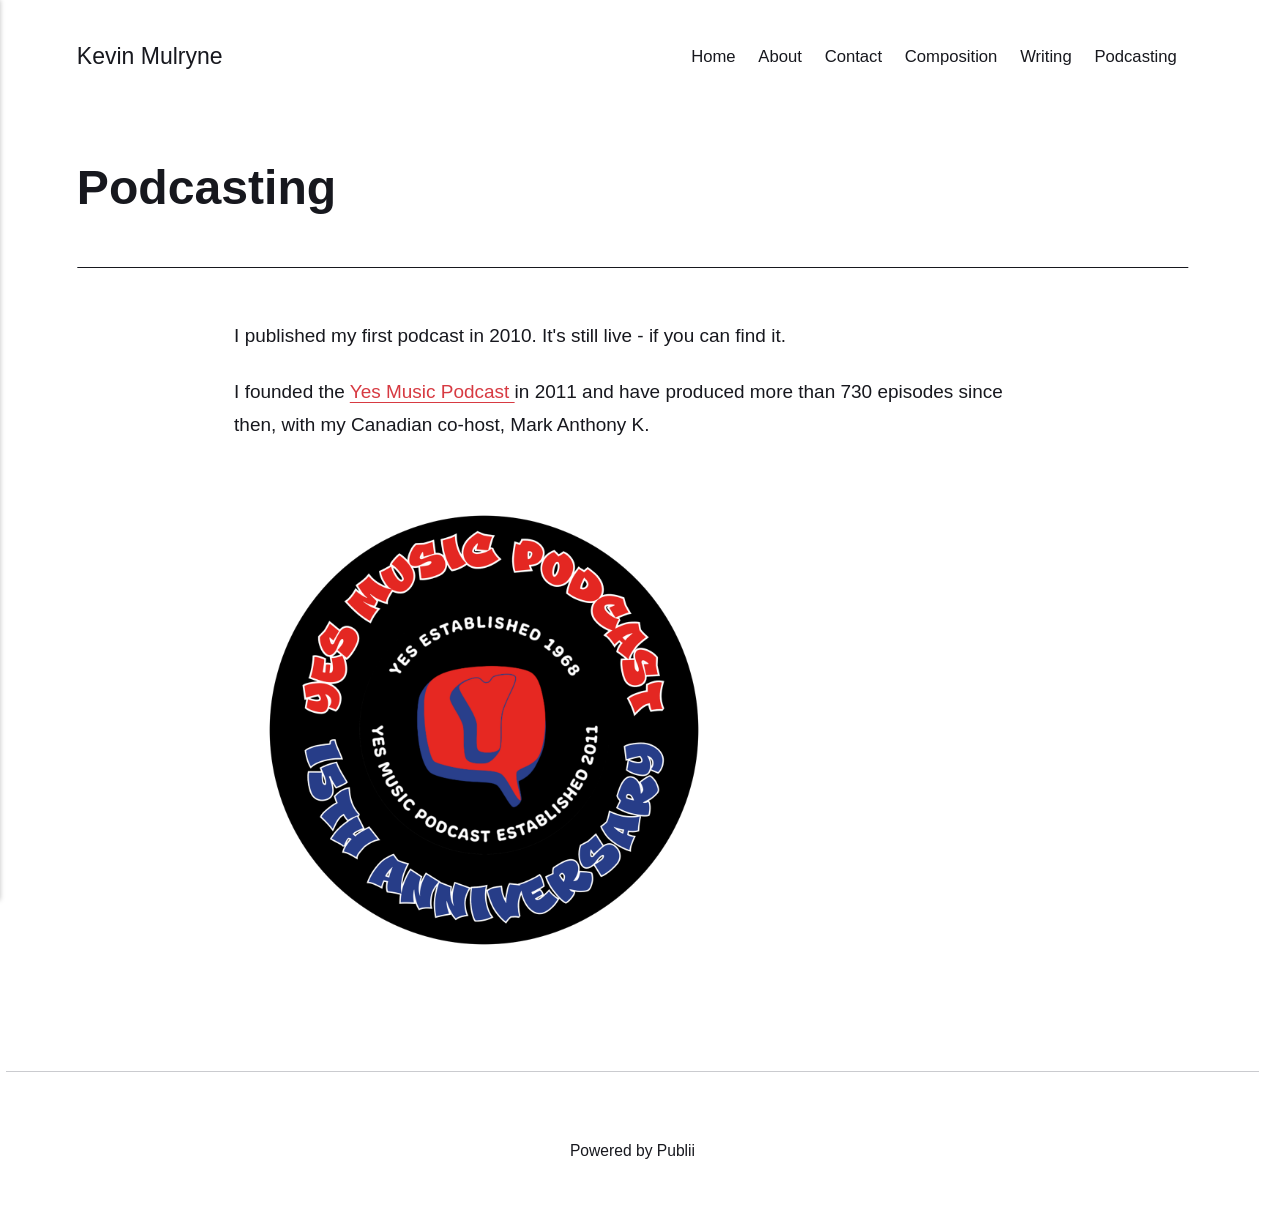
<file: podcasting/index.html>
<!DOCTYPE html><html lang="en-gb"><head><meta charset="utf-8"><meta http-equiv="X-UA-Compatible" content="IE=edge"><meta name="viewport" content="width=device-width,initial-scale=1"><title>Podcasting - Kevin Mulryne</title><meta name="description" content="I published my first podcast in 2010. It&#x27;s still live - if you can find it. I founded the Yes Music Podcast in 2011 and have produced more than 730 episodes since then, with my Canadian co-host, Mark Anthony K."><meta name="generator" content="Publii Open-Source CMS for Static Site"><link rel="canonical" href="https://kevinmulryne.github.io/kevinmulryne-website/podcasting/"><link rel="alternate" type="application/atom+xml" href="https://kevinmulryne.github.io/kevinmulryne-website/feed.xml" title="Kevin Mulryne - RSS"><link rel="alternate" type="application/json" href="https://kevinmulryne.github.io/kevinmulryne-website/feed.json" title="Kevin Mulryne - JSON"><meta property="og:title" content="Podcasting"><meta property="og:site_name" content="Kevin Mulryne"><meta property="og:description" content="I published my first podcast in 2010. It&#x27;s still live - if you can find it. I founded the Yes Music Podcast in 2011 and have produced more than 730 episodes since then, with my Canadian co-host, Mark Anthony K."><meta property="og:url" content="https://kevinmulryne.github.io/kevinmulryne-website/podcasting/"><meta property="og:type" content="article"><link rel="stylesheet" href="https://kevinmulryne.github.io/kevinmulryne-website/assets/css/style.css?v&#x3D;05abe8b631a9ed0c5e373fdcfb91f7e6"><script type="application/ld+json">{"@context":"http://schema.org","@type":"Article","mainEntityOfPage":{"@type":"WebPage","@id":"https://kevinmulryne.github.io/kevinmulryne-website/podcasting/"},"headline":"Podcasting","datePublished":"2019-11-21T08:37+00:00","dateModified":"2026-10-28T12:07+00:00","description":"I published my first podcast in 2010. It's still live - if you can find it. I founded the Yes Music Podcast in 2011 and have produced more than 730 episodes since then, with my Canadian co-host, Mark Anthony K.","author":{"@type":"Person","name":"kevinmulryne","url":"https://kevinmulryne.github.io/kevinmulryne-website/authors/kevinmulryne/"},"publisher":{"@type":"Organization","name":"kevinmulryne"}}</script><noscript><style>img[loading] {
                    opacity: 1;
                }</style></noscript></head><body class="page-template"><header class="top js-header"><a class="logo" href="https://kevinmulryne.github.io/kevinmulryne-website/">Kevin Mulryne</a><nav class="navbar js-navbar" aria-label="Main"><button class="navbar__toggle js-toggle" aria-label="Menu" aria-haspopup="true" aria-expanded="false"><span class="navbar__toggle-box"><span class="navbar__toggle-inner">Menu</span></span></button><ul class="navbar__menu"><li><a href="https://kevinmulryne.github.io/kevinmulryne-website/" target="_self">Home</a></li><li><a href="https://kevinmulryne.github.io/kevinmulryne-website/about/" target="_self">About</a></li><li><a href="https://kevinmulryne.github.io/kevinmulryne-website/contact/" target="_self">Contact</a></li><li><a href="https://kevinmulryne.github.io/kevinmulryne-website/composition/" target="_self">Composition</a></li><li><a href="https://kevinmulryne.github.io/kevinmulryne-website/writing/" target="_self">Writing</a></li><li class="active"><a href="https://kevinmulryne.github.io/kevinmulryne-website/podcasting/" target="_self">Podcasting</a></li></ul></nav></header><main class="page"><article class="content"><div class="hero hero--noimage"><header class="hero__content"><div class="wrapper"><h1>Podcasting</h1></div></header></div><div class="entry-wrapper content__entry"><div class="wp-block-columns"><div class="wp-block-column" style="flex-basis: 100%;"><div class="wp-block-group"><p>I published my first podcast in 2010. It's still live - if you can find it.</p><p>I founded the <a href="https://yesmusicpodcast.com" target="_blank" rel="noopener">Yes Music Podcast </a>in 2011 and have produced more than 730 episodes since then, with my Canadian co-host, Mark Anthony K.</p></div></div></div><figure class="post__image"><img loading="lazy" src="https://kevinmulryne.github.io/kevinmulryne-website/media/posts/28/ymp15.png" alt="" width="500" height="500" sizes="(max-width: 1920px) 100vw, 1920px" srcset="https://kevinmulryne.github.io/kevinmulryne-website/media/posts/28/responsive/ymp15-xs.png 640w, https://kevinmulryne.github.io/kevinmulryne-website/media/posts/28/responsive/ymp15-sm.png 768w, https://kevinmulryne.github.io/kevinmulryne-website/media/posts/28/responsive/ymp15-md.png 1024w, https://kevinmulryne.github.io/kevinmulryne-website/media/posts/28/responsive/ymp15-lg.png 1366w, https://kevinmulryne.github.io/kevinmulryne-website/media/posts/28/responsive/ymp15-xl.png 1600w, https://kevinmulryne.github.io/kevinmulryne-website/media/posts/28/responsive/ymp15-2xl.png 1920w"></figure></div></article></main><footer class="footer"><div class="wrapper"><div class="footer__copyright"><p>Powered by Publii</p></div><button id="backToTop" class="footer__bttop" aria-label="Back to top" title="Back to top"><svg width="20" height="20"><use xlink:href="https://kevinmulryne.github.io/kevinmulryne-website/assets/svg/svg-map.svg#toparrow"/></svg></button></div></footer><script defer="defer" src="https://kevinmulryne.github.io/kevinmulryne-website/assets/js/scripts.min.js?v&#x3D;548663b90e1600fd2c2dd54433d04b71"></script><script>window.publiiThemeMenuConfig={mobileMenuMode:'sidebar',animationSpeed:300,submenuWidth: 'auto',doubleClickTime:500,mobileMenuExpandableSubmenus:true,relatedContainerForOverlayMenuSelector:'.top'};</script><script>var images = document.querySelectorAll('img[loading]');
        for (var i = 0; i < images.length; i++) {
            if (images[i].complete) {
                images[i].classList.add('is-loaded');
            } else {
                images[i].addEventListener('load', function () {
                    this.classList.add('is-loaded');
                }, false);
            }
        }</script></body></html>
</file>
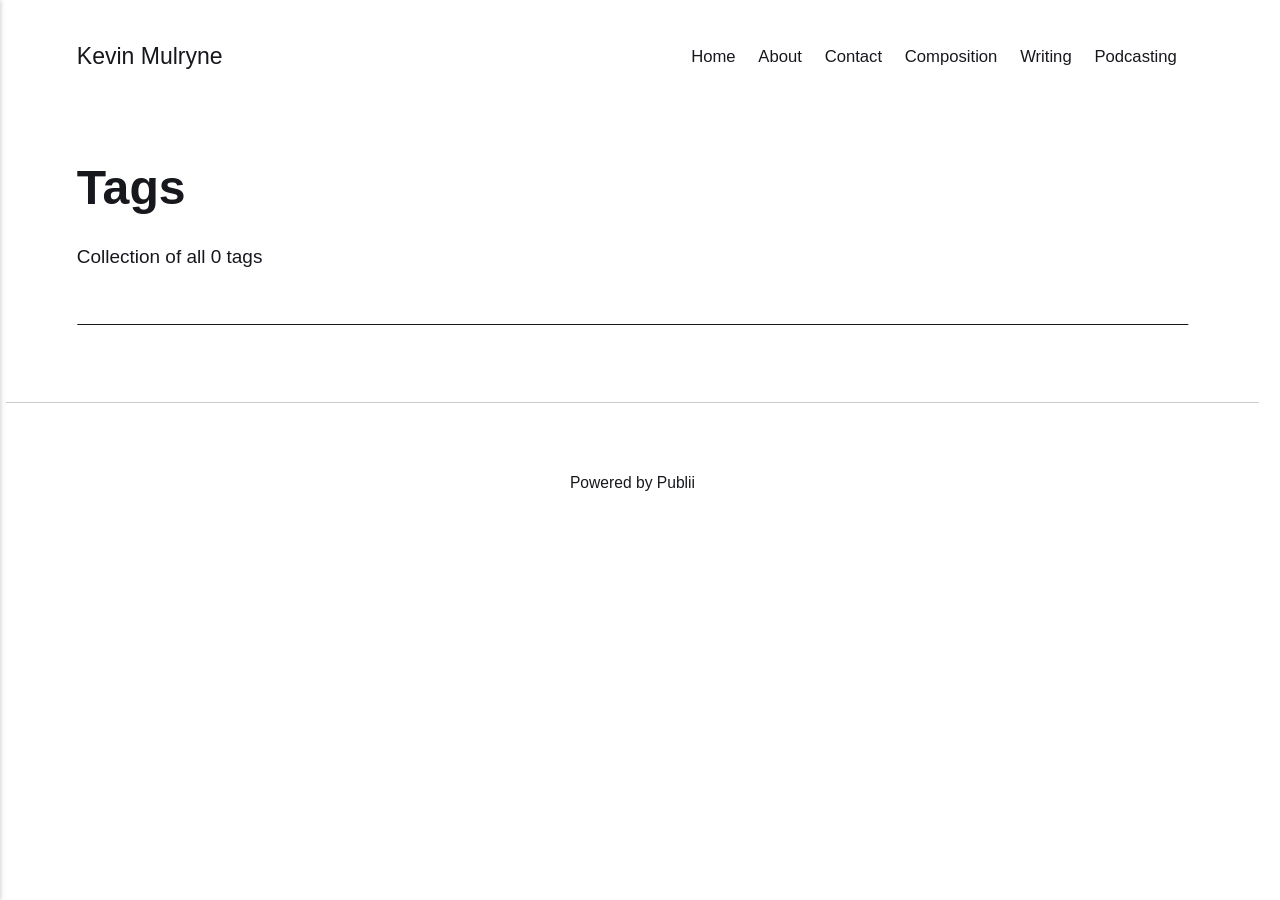
<file: tags/index.html>
<!DOCTYPE html><html lang="en-gb"><head><meta charset="utf-8"><meta http-equiv="X-UA-Compatible" content="IE=edge"><meta name="viewport" content="width=device-width,initial-scale=1"><title>All tags - Kevin Mulryne</title><meta name="robots" content="noindex, follow"><meta name="generator" content="Publii Open-Source CMS for Static Site"><link rel="alternate" type="application/atom+xml" href="https://kevinmulryne.github.io/kevinmulryne-website/feed.xml" title="Kevin Mulryne - RSS"><link rel="alternate" type="application/json" href="https://kevinmulryne.github.io/kevinmulryne-website/feed.json" title="Kevin Mulryne - JSON"><meta property="og:title" content="Kevin Mulryne"><meta property="og:site_name" content="Kevin Mulryne"><meta property="og:description" content=""><meta property="og:url" content="https://kevinmulryne.github.io/kevinmulryne-website/tags/"><meta property="og:type" content="website"><link rel="stylesheet" href="https://kevinmulryne.github.io/kevinmulryne-website/assets/css/style.css?v&#x3D;05abe8b631a9ed0c5e373fdcfb91f7e6"><script type="application/ld+json">{"@context":"http://schema.org","@type":"Organization","name":"Kevin Mulryne","url":"https://kevinmulryne.github.io/kevinmulryne-website/"}</script><noscript><style>img[loading] {
                    opacity: 1;
                }</style></noscript></head><body class="tags-template"><header class="top js-header"><a class="logo" href="https://kevinmulryne.github.io/kevinmulryne-website/">Kevin Mulryne</a><nav class="navbar js-navbar" aria-label="Main"><button class="navbar__toggle js-toggle" aria-label="Menu" aria-haspopup="true" aria-expanded="false"><span class="navbar__toggle-box"><span class="navbar__toggle-inner">Menu</span></span></button><ul class="navbar__menu"><li><a href="https://kevinmulryne.github.io/kevinmulryne-website/" target="_self">Home</a></li><li><a href="https://kevinmulryne.github.io/kevinmulryne-website/about/" target="_self">About</a></li><li><a href="https://kevinmulryne.github.io/kevinmulryne-website/contact/" target="_self">Contact</a></li><li><a href="https://kevinmulryne.github.io/kevinmulryne-website/composition/" target="_self">Composition</a></li><li><a href="https://kevinmulryne.github.io/kevinmulryne-website/writing/" target="_self">Writing</a></li><li><a href="https://kevinmulryne.github.io/kevinmulryne-website/podcasting/" target="_self">Podcasting</a></li></ul></nav></header><main class="page page--tags"><div class="hero hero--noimage"><header class="hero__content"><div class="wrapper"><h1>Tags</h1><p class="page__desc">Collection of all 0 tags</p></div></header></div><div class="wrapper"><ul class="feed feed--grid"></ul></div></main><footer class="footer"><div class="wrapper"><div class="footer__copyright"><p>Powered by Publii</p></div><button id="backToTop" class="footer__bttop" aria-label="Back to top" title="Back to top"><svg width="20" height="20"><use xlink:href="https://kevinmulryne.github.io/kevinmulryne-website/assets/svg/svg-map.svg#toparrow"/></svg></button></div></footer><script defer="defer" src="https://kevinmulryne.github.io/kevinmulryne-website/assets/js/scripts.min.js?v&#x3D;548663b90e1600fd2c2dd54433d04b71"></script><script>window.publiiThemeMenuConfig={mobileMenuMode:'sidebar',animationSpeed:300,submenuWidth: 'auto',doubleClickTime:500,mobileMenuExpandableSubmenus:true,relatedContainerForOverlayMenuSelector:'.top'};</script><script>var images = document.querySelectorAll('img[loading]');
        for (var i = 0; i < images.length; i++) {
            if (images[i].complete) {
                images[i].classList.add('is-loaded');
            } else {
                images[i].addEventListener('load', function () {
                    this.classList.add('is-loaded');
                }, false);
            }
        }</script></body></html>
</file>
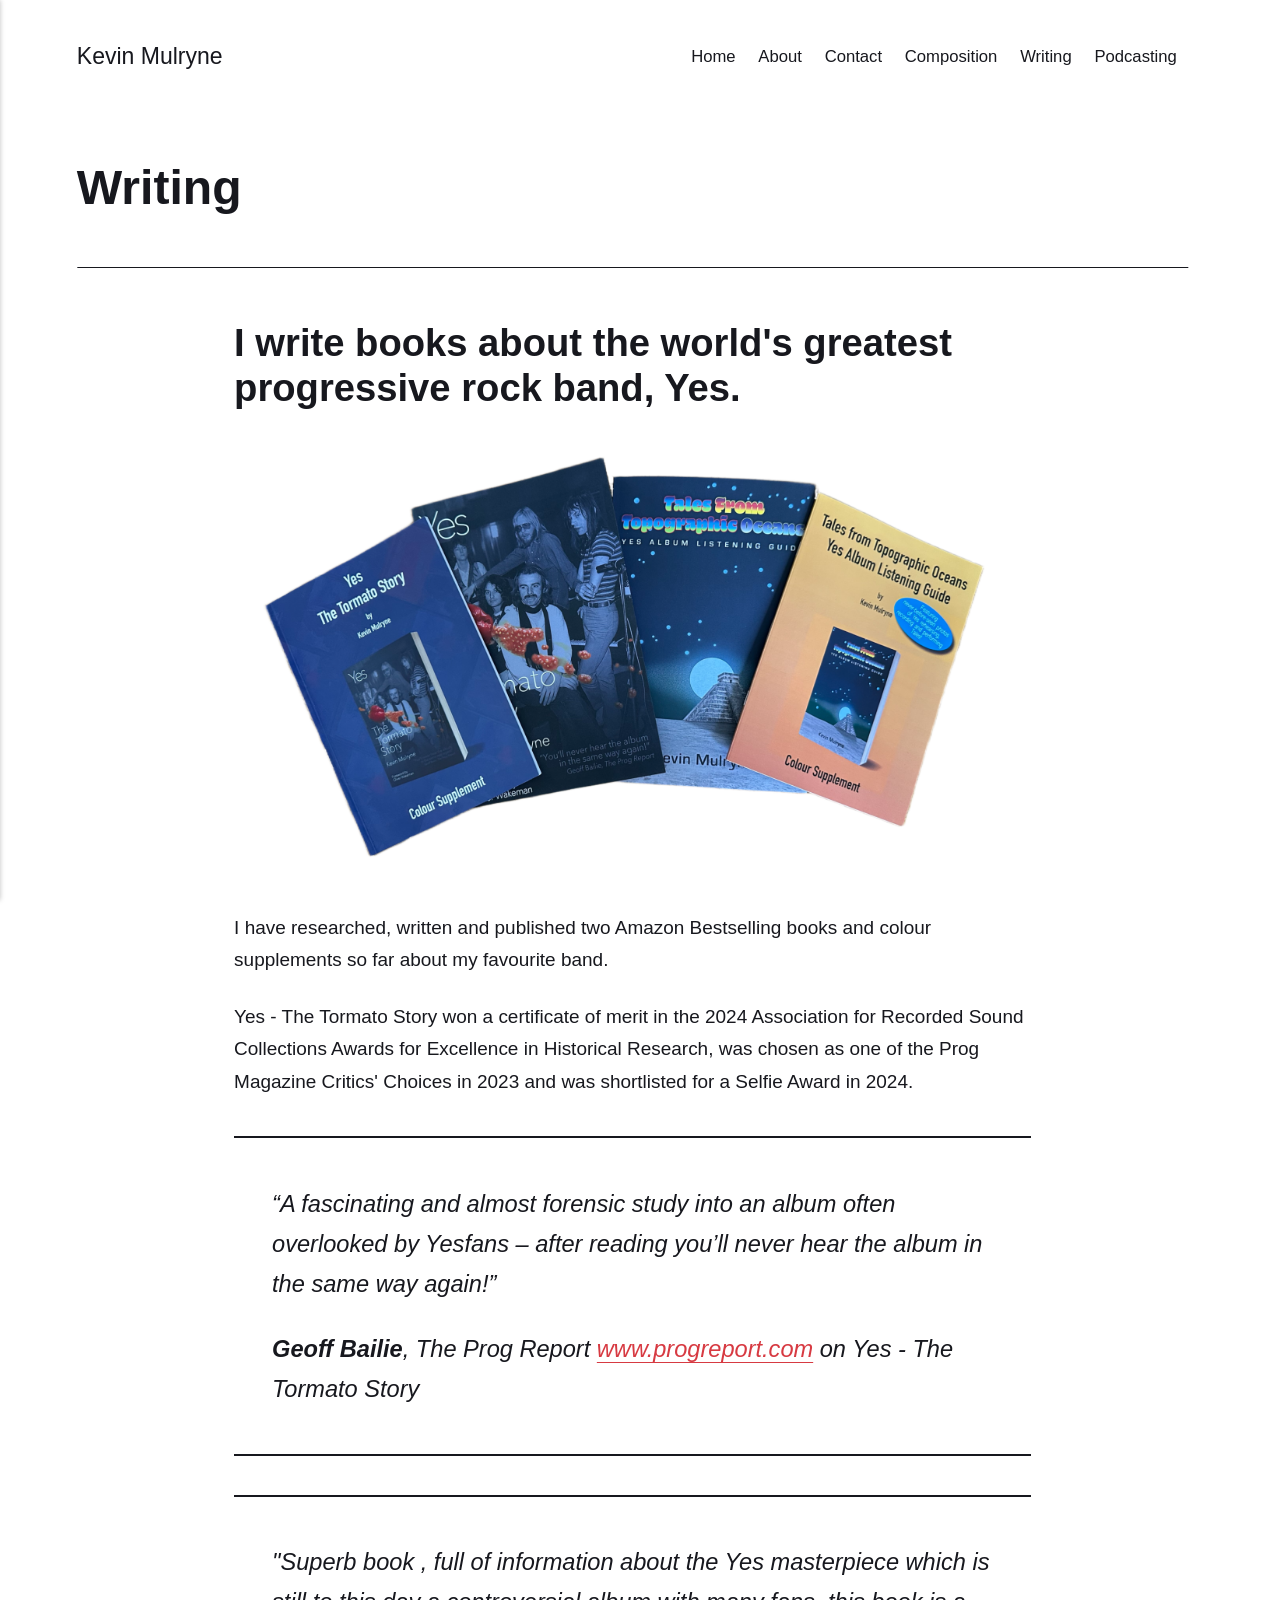
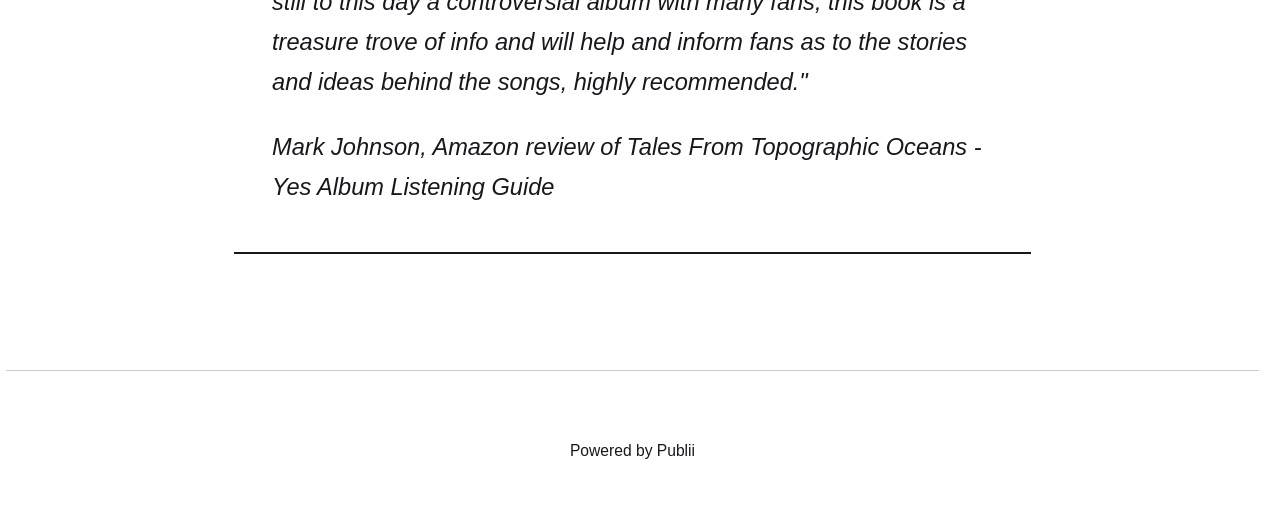
<file: writing/index.html>
<!DOCTYPE html><html lang="en-gb"><head><meta charset="utf-8"><meta http-equiv="X-UA-Compatible" content="IE=edge"><meta name="viewport" content="width=device-width,initial-scale=1"><title>Writing - Kevin Mulryne</title><meta name="description" content="I write books about the world&#x27;s greatest progressive rock band, Yes. I have researched, written and published two Amazon Bestselling books and colour supplements so far about my favourite band. Yes - The Tormato Story won a certificate of merit in the 2024 Association for&amp;hellip;"><meta name="generator" content="Publii Open-Source CMS for Static Site"><link rel="canonical" href="https://kevinmulryne.github.io/kevinmulryne-website/writing/"><link rel="alternate" type="application/atom+xml" href="https://kevinmulryne.github.io/kevinmulryne-website/feed.xml" title="Kevin Mulryne - RSS"><link rel="alternate" type="application/json" href="https://kevinmulryne.github.io/kevinmulryne-website/feed.json" title="Kevin Mulryne - JSON"><meta property="og:title" content="Writing"><meta property="og:site_name" content="Kevin Mulryne"><meta property="og:description" content="I write books about the world&#x27;s greatest progressive rock band, Yes. I have researched, written and published two Amazon Bestselling books and colour supplements so far about my favourite band. Yes - The Tormato Story won a certificate of merit in the 2024 Association for&amp;hellip;"><meta property="og:url" content="https://kevinmulryne.github.io/kevinmulryne-website/writing/"><meta property="og:type" content="article"><link rel="stylesheet" href="https://kevinmulryne.github.io/kevinmulryne-website/assets/css/style.css?v&#x3D;05abe8b631a9ed0c5e373fdcfb91f7e6"><script type="application/ld+json">{"@context":"http://schema.org","@type":"Article","mainEntityOfPage":{"@type":"WebPage","@id":"https://kevinmulryne.github.io/kevinmulryne-website/writing/"},"headline":"Writing","datePublished":"2026-06-16T14:00+01:00","dateModified":"2026-06-16T14:13+01:00","description":"I write books about the world's greatest progressive rock band, Yes. I have researched, written and published two Amazon Bestselling books and colour supplements so far about my favourite band. Yes - The Tormato Story won a certificate of merit in the 2024 Association for&hellip;","author":{"@type":"Person","name":"kevinmulryne","url":"https://kevinmulryne.github.io/kevinmulryne-website/authors/kevinmulryne/"},"publisher":{"@type":"Organization","name":"kevinmulryne"}}</script><noscript><style>img[loading] {
                    opacity: 1;
                }</style></noscript></head><body class="page-template"><header class="top js-header"><a class="logo" href="https://kevinmulryne.github.io/kevinmulryne-website/">Kevin Mulryne</a><nav class="navbar js-navbar" aria-label="Main"><button class="navbar__toggle js-toggle" aria-label="Menu" aria-haspopup="true" aria-expanded="false"><span class="navbar__toggle-box"><span class="navbar__toggle-inner">Menu</span></span></button><ul class="navbar__menu"><li><a href="https://kevinmulryne.github.io/kevinmulryne-website/" target="_self">Home</a></li><li><a href="https://kevinmulryne.github.io/kevinmulryne-website/about/" target="_self">About</a></li><li><a href="https://kevinmulryne.github.io/kevinmulryne-website/contact/" target="_self">Contact</a></li><li><a href="https://kevinmulryne.github.io/kevinmulryne-website/composition/" target="_self">Composition</a></li><li class="active"><a href="https://kevinmulryne.github.io/kevinmulryne-website/writing/" target="_self">Writing</a></li><li><a href="https://kevinmulryne.github.io/kevinmulryne-website/podcasting/" target="_self">Podcasting</a></li></ul></nav></header><main class="page"><article class="content"><div class="hero hero--noimage"><header class="hero__content"><div class="wrapper"><h1>Writing</h1></div></header></div><div class="entry-wrapper content__entry"><h2 class="wp-block-heading">I write books about the world's greatest progressive rock band, Yes.</h2><figure class="post__image"><img loading="lazy" src="https://kevinmulryne.github.io/kevinmulryne-website/media/posts/30/books-transparent-1-1024x576.png" alt="" sizes="(max-width: 1920px) 100vw, 1920px" srcset="https://kevinmulryne.github.io/kevinmulryne-website/media/posts/30/responsive/books-transparent-1-1024x576-xs.png 640w, https://kevinmulryne.github.io/kevinmulryne-website/media/posts/30/responsive/books-transparent-1-1024x576-sm.png 768w, https://kevinmulryne.github.io/kevinmulryne-website/media/posts/30/responsive/books-transparent-1-1024x576-md.png 1024w, https://kevinmulryne.github.io/kevinmulryne-website/media/posts/30/responsive/books-transparent-1-1024x576-lg.png 1366w, https://kevinmulryne.github.io/kevinmulryne-website/media/posts/30/responsive/books-transparent-1-1024x576-xl.png 1600w, https://kevinmulryne.github.io/kevinmulryne-website/media/posts/30/responsive/books-transparent-1-1024x576-2xl.png 1920w"></figure><p>I have researched, written and published two Amazon Bestselling books and colour supplements so far about my favourite band.</p><p>Yes - The Tormato Story won a certificate of merit in the 2024 Association for Recorded Sound Collections Awards for Excellence in Historical Research, was chosen as one of the Prog Magazine Critics' Choices in 2023 and was shortlisted for a Selfie Award in 2024.</p><blockquote class="wp-block-quote"><p>“A fascinating and almost forensic study into an album often overlooked by Yesfans – after reading you’ll never hear the album in the same way again!” </p><p class="has-small-font-size"><strong>Geoff Bailie</strong>,<strong> </strong>The Prog Report <a href="http://www.progreport.com/" target="_blank" rel="noreferrer noopener">www.progreport.com</a> on <em>Yes - The Tormato Story</em></p></blockquote><blockquote class="wp-block-quote"><p>"Superb book , full of information about the Yes masterpiece which is still to this day a controversial album with many fans, this book is a treasure trove of info and will help and inform fans as to the stories and ideas behind the songs, highly recommended."</p><p class="has-small-font-size">Mark Johnson, Amazon review of <em>Tales From Topographic Oceans - Yes Album Listening Guide</em></p></blockquote><p></p></div></article></main><footer class="footer"><div class="wrapper"><div class="footer__copyright"><p>Powered by Publii</p></div><button id="backToTop" class="footer__bttop" aria-label="Back to top" title="Back to top"><svg width="20" height="20"><use xlink:href="https://kevinmulryne.github.io/kevinmulryne-website/assets/svg/svg-map.svg#toparrow"/></svg></button></div></footer><script defer="defer" src="https://kevinmulryne.github.io/kevinmulryne-website/assets/js/scripts.min.js?v&#x3D;548663b90e1600fd2c2dd54433d04b71"></script><script>window.publiiThemeMenuConfig={mobileMenuMode:'sidebar',animationSpeed:300,submenuWidth: 'auto',doubleClickTime:500,mobileMenuExpandableSubmenus:true,relatedContainerForOverlayMenuSelector:'.top'};</script><script>var images = document.querySelectorAll('img[loading]');
        for (var i = 0; i < images.length; i++) {
            if (images[i].complete) {
                images[i].classList.add('is-loaded');
            } else {
                images[i].addEventListener('load', function () {
                    this.classList.add('is-loaded');
                }, false);
            }
        }</script></body></html>
</file>
